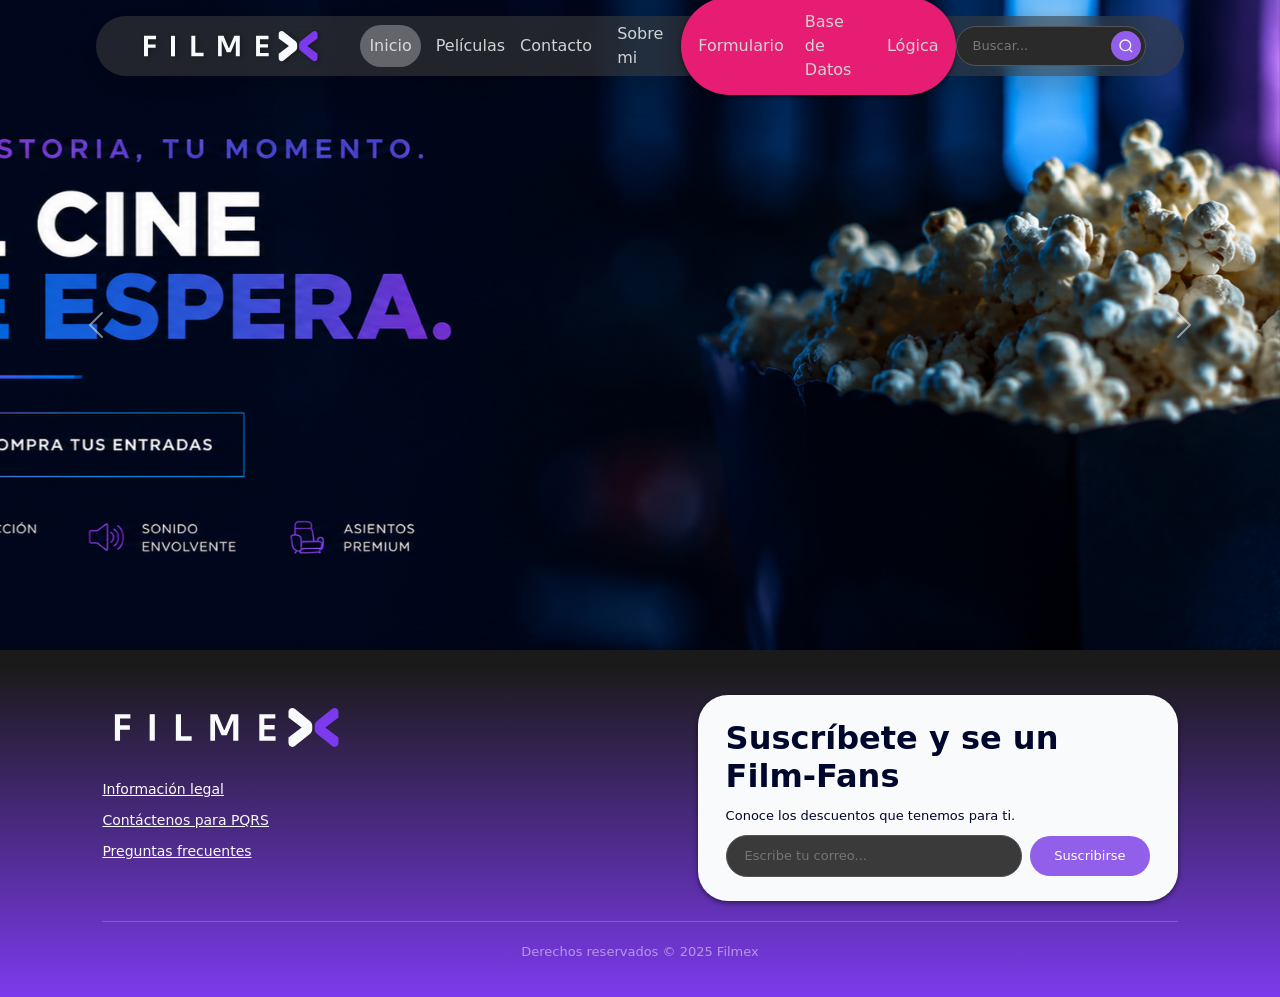
<file: index.html>
<!DOCTYPE html>
<html lang="en">

<head>
    <meta charset="UTF-8">
    <meta name="viewport" content="width=device-width, initial-scale=1.0">
    <title>Filmex</title>
    <link href="https://cdn.jsdelivr.net/npm/bootstrap@5.3.3/dist/css/bootstrap.min.css" rel="stylesheet">
    <link rel="stylesheet" href="style.css">
    <link rel="icon" type="image/svg+xml" href="favicon/icon.svg">
</head>

<body>

    <!-- Carrusel Bootstrap -->
    <div id="carruselFilmex" class="carousel slide carousel-fade" data-bs-ride="carousel">
        <div class="carousel-inner">
            <div class="carousel-item active" data-bs-interval="3000">
                <img src="img/banner_crispetas.png" class="d-block w-100" alt="Banner Crispetas">
            </div>
            <div class="carousel-item" data-bs-interval="3000">
                <img src="img/banner_persona.png" class="d-block w-100" alt="Banner Persona">
            </div>
            <div class="carousel-item" data-bs-interval="3000">
                <img src="img/banner_sala.png" class="d-block w-100" alt="Banner Sala">
            </div>
        </div>

        <button class="carousel-control-prev" type="button" data-bs-target="#carruselFilmex" data-bs-slide="prev">
            <span class="carousel-control-prev-icon" aria-hidden="true"></span>
            <span class="visually-hidden">Anterior</span>
        </button>
        <button class="carousel-control-next" type="button" data-bs-target="#carruselFilmex" data-bs-slide="next">
            <span class="carousel-control-next-icon" aria-hidden="true"></span>
            <span class="visually-hidden">Siguiente</span>
        </button>
    </div>

    <!-- Header -->
    <header class="header">
        <div class="logo">
            <img src="assets/filmex_logo.svg" alt="logo">
        </div>

        <nav class="d-flex align-items-center gap-2">
            <ul class="nav__links">
                <li><a href="#" class="selected">Inicio</a></li>
                <li><a href="#">Películas</a></li>
                <li><a href="#">Contacto</a></li>
                <li><a href="#">Sobre mi</a></li>
            </ul>

            <ul class="nav__cesde">
                <li><a href="#">Formulario</a></li>
                <li><a href="#">Base de Datos</a></li>
                <li><a href="#">Lógica</a></li>
            </ul>
        </nav>

        <div class="search">
            <input type="text" class="search__input" placeholder="Buscar...">
            <button class="search__btn">
                <svg width="16" height="16" viewBox="0 0 24 24" fill="none" stroke="currentColor" stroke-width="2">
                    <circle cx="11" cy="11" r="8" />
                    <path d="m21 21-4.35-4.35" />
                </svg>
            </button>
        </div>
    </header>

    <!-- Footer -->
    <footer class="footer">
        <div class="footer__top">
            <div class="footer__left">
                <div class="footer__logo">
                    <img src="assets/filmex_logo.svg" alt="logo">
                </div>
                <a href="#">Información legal</a>
                <a href="#">Contáctenos para PQRS</a>
                <a href="#">Preguntas frecuentes</a>
            </div>

            <div class="footer__right">
                <h2>Suscríbete y se un Film-Fans</h2>
                <form action="">
                    <label for="lcorreo">Conoce los descuentos que tenemos para ti.</label>
                    <div class="footer__row">
                        <input type="email" name="correo" id="lcorreo" placeholder="Escribe tu correo...">
                        <button type="submit">Suscribirse</button>
                    </div>
                </form>
            </div>
        </div>

        <div class="footer__center">
            <p>Derechos reservados © 2025 Filmex</p>
        </div>
    </footer>

    <script src="https://cdn.jsdelivr.net/npm/bootstrap@5.3.3/dist/js/bootstrap.bundle.min.js"></script>
</body>

</html>
</file>
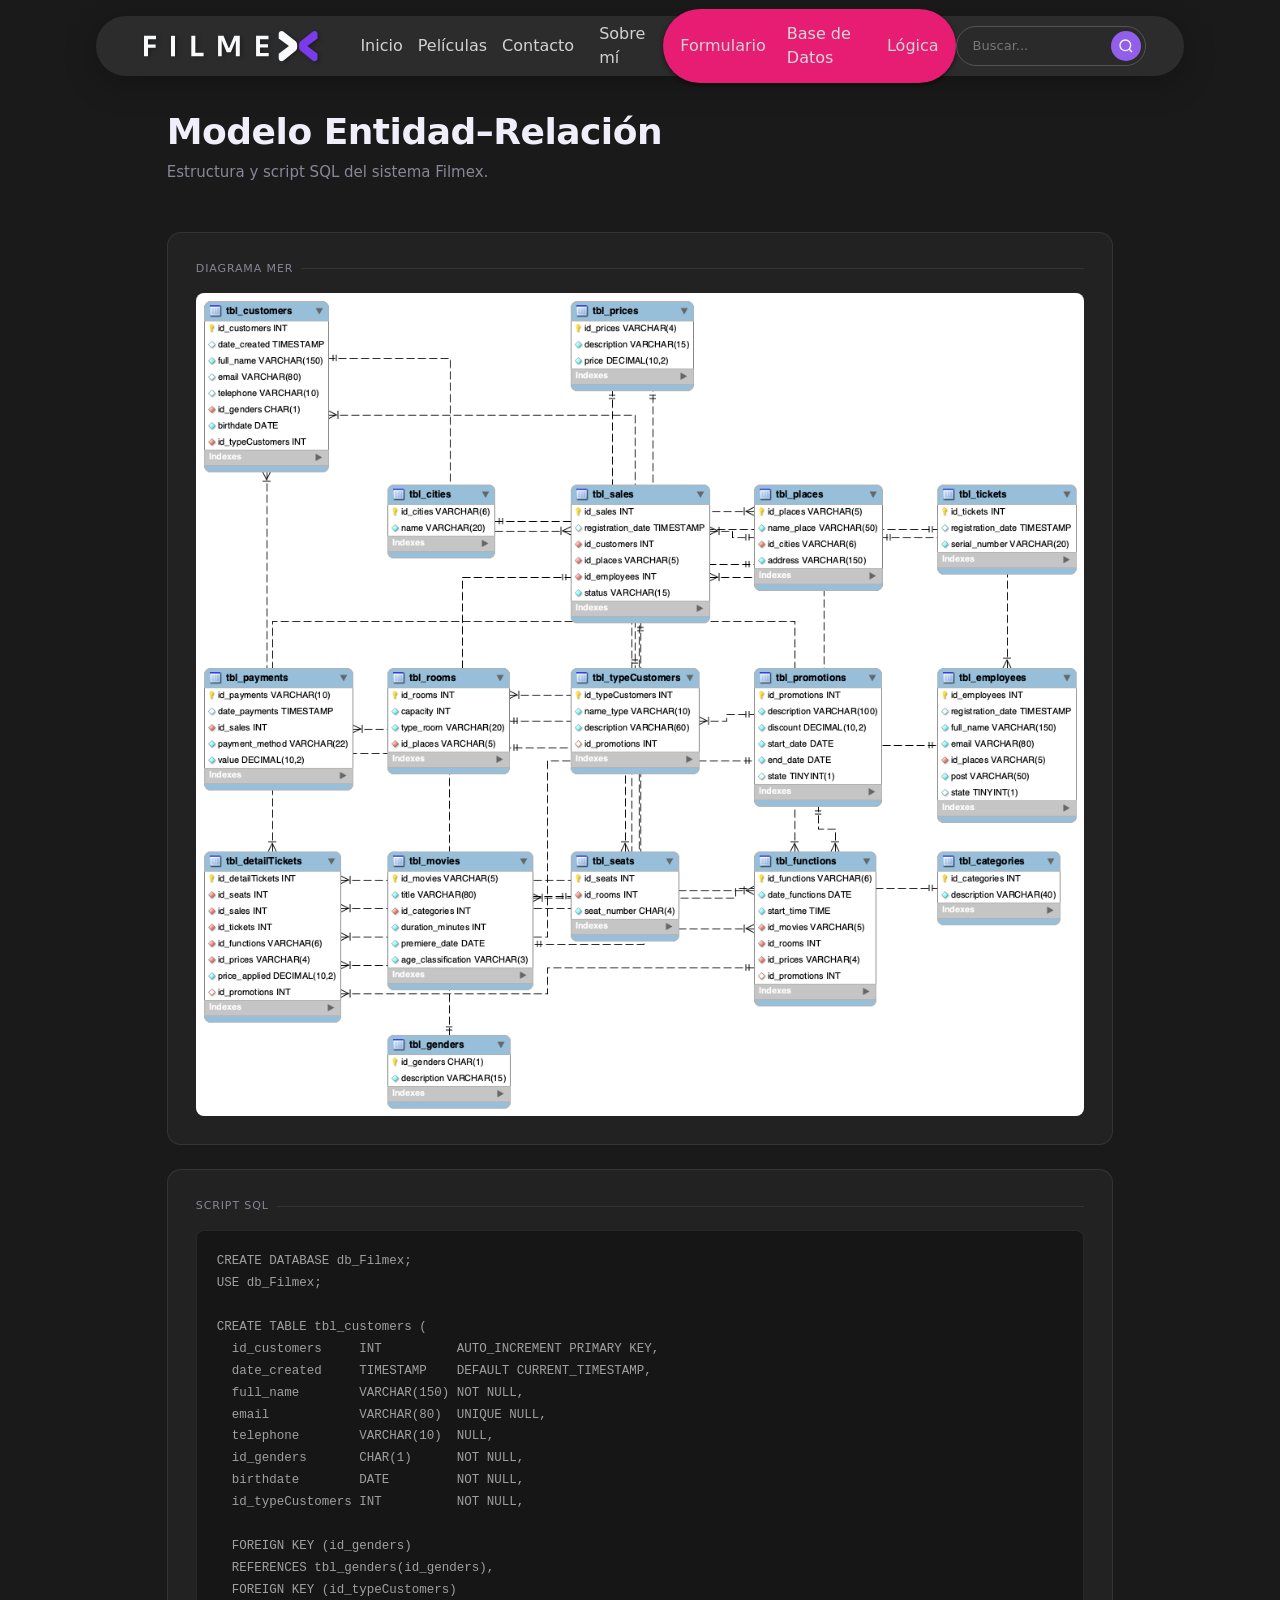
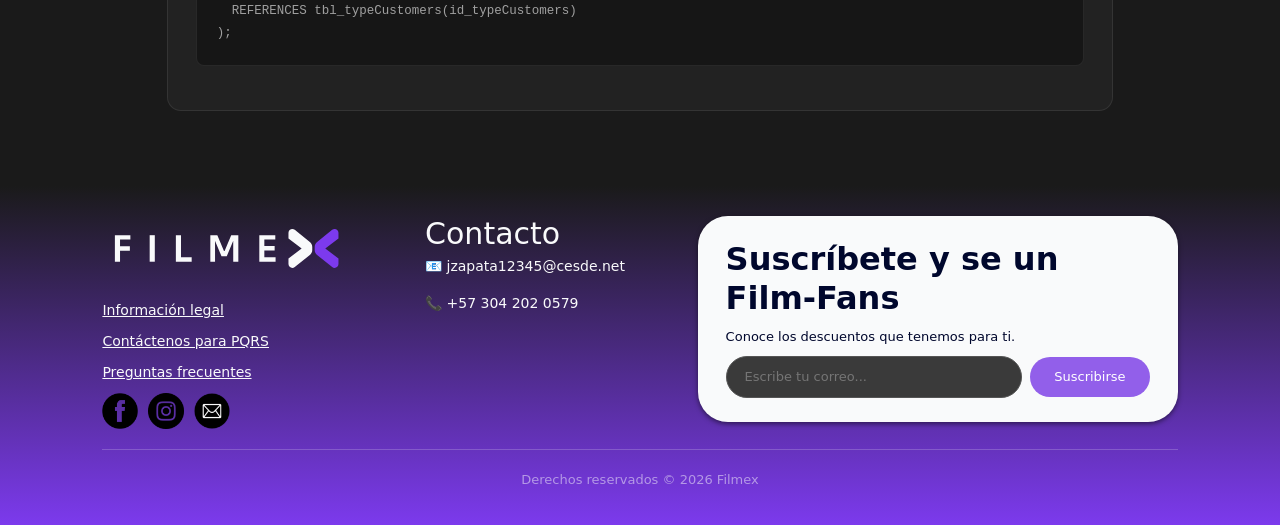
<file: base_datos.html>
<!DOCTYPE html>
<html lang="en">

<head>
    <meta charset="UTF-8">
    <meta name="viewport" content="width=device-width, initial-scale=1.0">
    <title>Filmex</title>
    <link href="https://cdn.jsdelivr.net/npm/bootstrap@5.3.3/dist/css/bootstrap.min.css" rel="stylesheet">
    <link rel="stylesheet" href="base_datos.css">
    <link rel="icon" type="image/svg+xml" href="favicon/icon.svg">
</head>

    <body>

        <!-- Header -->
        <header class="header">
            <a href="inicio.html" class="logo">
                <img src="assets/filmex_logo.svg" alt="logo">
            </a>

            <nav class="d-flex align-items-center gap-2">
                <ul class="nav__links">
                    <li><a href="inicio.html">Inicio</a></li>
                    <li><a href="peliculas.html">Películas</a></li>
                    <li><a href="contacto.html">Contacto</a></li>
                    <li><a href="sobre_mi.html">Sobre mí</a></li>
                </ul>

                <ul class="nav__cesde">
                    <li><a href="formulario.html">Formulario</a></li>
                    <li><a href="base_datos.html" class="selected">Base de Datos</a></li>
                    <li><a href="logica.html">Lógica</a></li>
                </ul>
            </nav>

            <div class="search">
                <input type="text" class="search__input" placeholder="Buscar...">
                <button class="search__btn" aria-label="Buscar">
                    <svg width="16" height="16" viewBox="0 0 24 24" fill="none" stroke="currentColor" stroke-width="2">
                        <circle cx="11" cy="11" r="8" />
                        <path d="m21 21-4.35-4.35" />
                    </svg>
                </button>
            </div>
        </header>

        <!-- MER -->
        <main class="mer">
            <h1 class="page-title">Modelo Entidad–Relación</h1>
            <p class="page-subtitle">Estructura y script SQL del sistema Filmex.</p>

            <div class="content-grid">

                <div class="card card-full">
                    <p class="card-label">Diagrama MER</p>
                    <div class="mer-placeholder">
                        <img src="img/MER.png" alt="Modelo Entidad Relación">
                    </div>
                </div>

                <div class="card card-full">
                    <p class="card-label">Script SQL</p>
                    <pre>CREATE DATABASE db_Filmex;
USE db_Filmex;

CREATE TABLE tbl_customers (
  id_customers     INT          AUTO_INCREMENT PRIMARY KEY,
  date_created     TIMESTAMP    DEFAULT CURRENT_TIMESTAMP,
  full_name        VARCHAR(150) NOT NULL,
  email            VARCHAR(80)  UNIQUE NULL,
  telephone        VARCHAR(10)  NULL,
  id_genders       CHAR(1)      NOT NULL,
  birthdate        DATE         NOT NULL,
  id_typeCustomers INT          NOT NULL,

  FOREIGN KEY (id_genders)
  REFERENCES tbl_genders(id_genders),
  FOREIGN KEY (id_typeCustomers)
  REFERENCES tbl_typeCustomers(id_typeCustomers)
);</pre>
                </div>

            </div>
        </main>

        <!-- Footer -->
        <footer class="footer">
            <div class="footer__top">

                <div class="footer__left">
                    <div class="footer__logo">
                        <img src="assets/filmex_logo.svg" alt="logo">
                    </div>
                    <a href="#">Información legal</a>
                    <a href="#">Contáctenos para PQRS</a>
                    <a href="#">Preguntas frecuentes</a>
                    <div class="footer__redes">
                        <a href="https://www.facebook.com"><img src="img/facebook.png" alt="facebook"></a>
                        <a href="https://www.instagram.com"><img src="img/instagram.png" alt="instagram"></a>
                        <a href="mailto:jzapata12345@cesde.net"><img src="img/email.png" alt="email"></a>
                    </div>
                </div>

                <div class="footer__contacto">
                    <h2>Contacto</h2>
                    <p>📧 jzapata12345@cesde.net</p>
                    <p>📞 +57 304 202 0579</p>
                </div>

                <div class="footer__right">
                    <h2>Suscríbete y se un Film-Fans</h2>
                    <form action="">
                        <label for="lcorreo">Conoce los descuentos que tenemos para ti.</label>
                        <div class="footer__row">
                            <input type="email" name="correo" id="lcorreo" placeholder="Escribe tu correo...">
                            <button type="submit">Suscribirse</button>
                        </div>
                    </form>
                </div>
            </div>

            <div class="footer__center">
                <p>Derechos reservados © 2026 Filmex</p>
            </div>
        </footer>

        <script src="https://cdn.jsdelivr.net/npm/bootstrap@5.3.3/dist/js/bootstrap.bundle.min.js"></script>
    </body>

    </html>
</file>
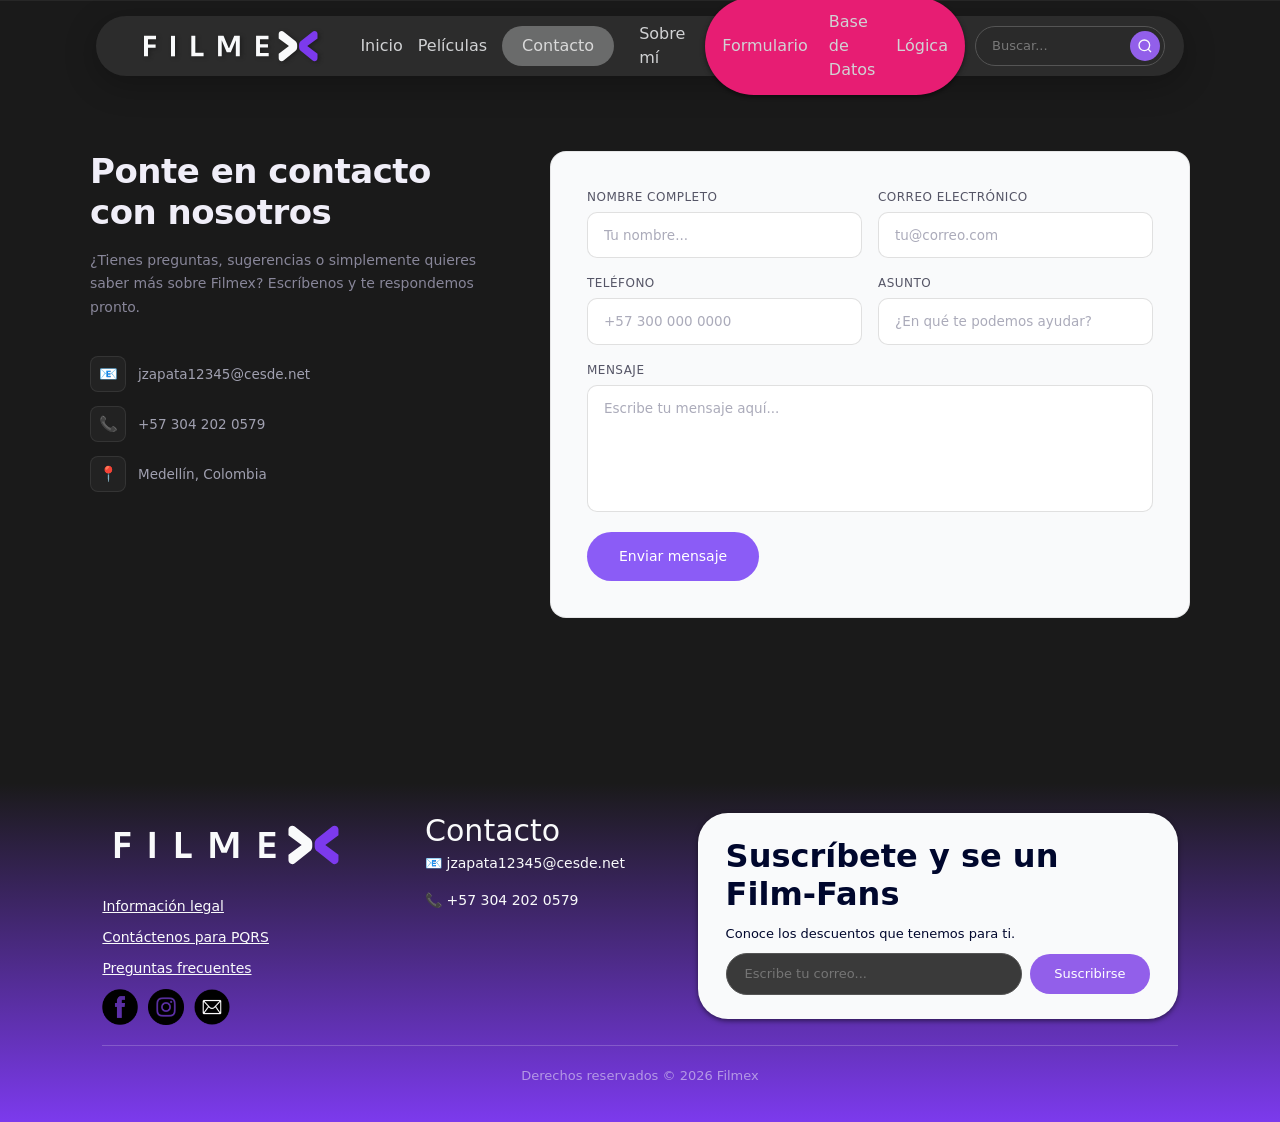
<file: contacto.html>
<!DOCTYPE html>
<html lang="en">

<head>
    <meta charset="UTF-8">
    <meta name="viewport" content="width=device-width, initial-scale=1.0">
    <title>Filmex</title>
    <link href="https://cdn.jsdelivr.net/npm/bootstrap@5.3.3/dist/css/bootstrap.min.css" rel="stylesheet">
    <link rel="stylesheet" href="contacto.css">
    <link rel="icon" type="image/svg+xml" href="favicon/icon.svg">
</head>

<body>

    <!-- Header -->
    <header class="header">
        <div class="logo">
            <img src="assets/filmex_logo.svg" alt="logo">
        </div>

        <button class="menu-toggle" id="menuToggle">
            <span></span>
            <span></span>
            <span></span>
        </button>

        <nav class="nav-mobile" id="navMobile">
            <ul class="nav__links">
                <li><a href="inicio.html">Inicio</a></li>
                <li><a href="peliculas.html">Películas</a></li>
                <li><a href="contacto.html" class="selected">Contacto</a></li>
                <li><a href="sobre_mi.html">Sobre mí</a></li>
            </ul>

            <ul class="nav__cesde">
                <li><a href="formulario.html">Formulario</a></li>
                <li><a href="base_datos.html">Base de Datos</a></li>
                <li><a href="logica.html">Lógica</a></li>
            </ul>

            <div class="search">
                <input type="text" class="search__input" placeholder="Buscar...">
                <button class="search__btn">
                    <svg width="16" height="16" viewBox="0 0 24 24" fill="none" stroke="currentColor" stroke-width="2">
                        <circle cx="11" cy="11" r="8" />
                        <path d="m21 21-4.35-4.35" />
                    </svg>
                </button>
            </div>
        </nav>
    </header>

    <section class="contacto">
        <div class="contacto__inner">

            <div class="contacto__info">
                <h2 class="contacto__titulo">Ponte en contacto<br>con nosotros</h2>
                <p class="contacto__desc">¿Tienes preguntas, sugerencias o simplemente quieres saber más sobre Filmex?
                    Escríbenos y te respondemos pronto.</p>

                <div class="contacto__datos">
                    <div class="contacto__dato">
                        <div class="contacto__icono">📧</div>
                        <span>jzapata12345@cesde.net</span>
                    </div>
                    <div class="contacto__dato">
                        <div class="contacto__icono">📞</div>
                        <span>+57 304 202 0579</span>
                    </div>
                    <div class="contacto__dato">
                        <div class="contacto__icono">📍</div>
                        <span>Medellín, Colombia</span>
                    </div>
                </div>
            </div>

            <div class="contacto__form-wrap">
                <div class="contacto__fila">
                    <div class="contacto__grupo">
                        <label for="c_nombre">Nombre completo</label>
                        <input type="text" id="c_nombre" placeholder="Tu nombre...">
                    </div>
                    <div class="contacto__grupo">
                        <label for="c_correo">Correo electrónico</label>
                        <input type="email" id="c_correo" placeholder="tu@correo.com">
                    </div>
                </div>
                <div class="contacto__fila">
                    <div class="contacto__grupo">
                        <label for="c_telefono">Teléfono</label>
                        <input type="tel" id="c_telefono" placeholder="+57 300 000 0000">
                    </div>
                    <div class="contacto__grupo">
                        <label for="c_asunto">Asunto</label>
                        <input type="text" id="c_asunto" placeholder="¿En qué te podemos ayudar?">
                    </div>
                </div>
                <div class="contacto__grupo">
                    <label for="c_mensaje">Mensaje</label>
                    <textarea id="c_mensaje" rows="5" placeholder="Escribe tu mensaje aquí..."></textarea>
                </div>
                <button class="contacto__btn">Enviar mensaje</button>
            </div>

        </div>
    </section>

    <!-- Footer -->
    <footer class="footer">
        <div class="footer__top">

            <div class="footer__left">
                <div class="footer__logo">
                    <img src="assets/filmex_logo.svg" alt="logo">
                </div>
                <a href="#">Información legal</a>
                <a href="#">Contáctenos para PQRS</a>
                <a href="#">Preguntas frecuentes</a>
                <div class="footer__redes">
                    <a href="https://www.facebook.com"><img src="img/facebook.png" alt="facebook"></a>
                    <a href="https://www.instagram.com"><img src="img/instagram.png" alt="instagram"></a>
                    <a href="mailto:jzapata12345@cesde.net"><img src="img/email.png" alt="email"></a>
                </div>
            </div>

            <div class="footer__contacto">
                <h2>Contacto</h2>
                <p>📧 jzapata12345@cesde.net</p>
                <p>📞 +57 304 202 0579</p>
            </div>

            <div class="footer__right">
                <h2>Suscríbete y se un Film-Fans</h2>
                <form action="">
                    <label for="lcorreo">Conoce los descuentos que tenemos para ti.</label>
                    <div class="footer__row">
                        <input type="email" name="correo" id="lcorreo" placeholder="Escribe tu correo...">
                        <button type="submit">Suscribirse</button>
                    </div>
                </form>
            </div>
        </div>

        <div class="footer__center">
            <p>Derechos reservados © 2026 Filmex</p>
        </div>
    </footer>

    <script src="https://cdn.jsdelivr.net/npm/bootstrap@5.3.3/dist/js/bootstrap.bundle.min.js"></script>
        <script>
    const toggle = document.getElementById('menuToggle');
    const nav = document.getElementById('navMobile');

    toggle.addEventListener('click', () => {
        toggle.classList.toggle('active');
        nav.classList.toggle('open');
    });
</script>

</body>

</html>
</file>
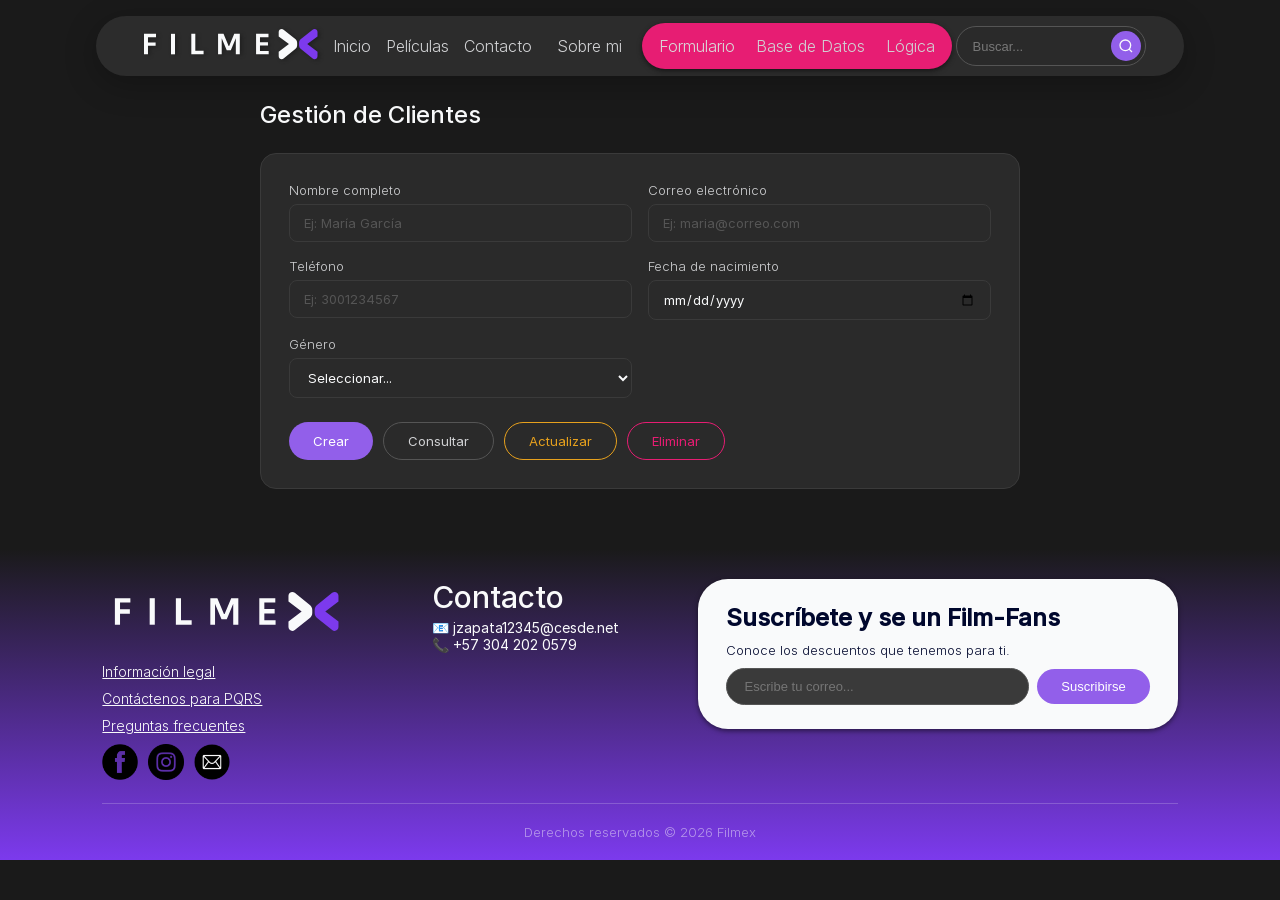
<file: formulario.html>
<!DOCTYPE html>
<html lang="en">

<head>
    <meta charset="UTF-8">
    <meta name="viewport" content="width=device-width, initial-scale=1.0">
    <title>Filmex</title>
    <link rel="stylesheet" href="formulario.css">
    <link rel="icon" type="image/svg+xml" href="favicon/icon.svg">
</head>

<body>

    <!-- Header -->
    <header class="header">
        <div class="logo">
            <img src="assets/filmex_logo.svg" alt="logo">
        </div>

        <nav class="d-flex align-items-center gap-2">
            <ul class="nav__links">
                <li><a href="inicio.html">Inicio</a></li>
                <li><a href="peliculas.html">Películas</a></li>
                <li><a href="contacto.html">Contacto</a></li>
                <li><a href="sobre_mi.html">Sobre mi</a></li>
            </ul>

            <ul class="nav__cesde">
                <li><a href="formulario.html" class="selected">Formulario</a></li>
                <li><a href="base_datos.html">Base de Datos</a></li>
                <li><a href="logica.html">Lógica</a></li>
            </ul>
        </nav>

        <div class="search">
            <input type="text" class="search__input" placeholder="Buscar...">
            <button class="search__btn">
                <svg width="16" height="16" viewBox="0 0 24 24" fill="none" stroke="currentColor" stroke-width="2">
                    <circle cx="11" cy="11" r="8" />
                    <path d="m21 21-4.35-4.35" />
                </svg>
            </button>
        </div>
    </header>

    <!--Crud-->
    <section class="crud">
        <h2 class="crud__titulo">Gestión de Clientes</h2>

        <form class="crud__form">

            <div class="crud__grid">

                <div class="crud__campo">
                    <label for="nombre">Nombre completo</label>
                    <input type="text" id="nombre" name="nombre" placeholder="Ej: María García">
                </div>

                <div class="crud__campo">
                    <label for="email">Correo electrónico</label>
                    <input type="email" id="email" name="email" placeholder="Ej: maria@correo.com">
                </div>

                <div class="crud__campo">
                    <label for="telefono">Teléfono</label>
                    <input type="tel" id="telefono" name="telefono" placeholder="Ej: 3001234567">
                </div>

                <div class="crud__campo">
                    <label for="nacimiento">Fecha de nacimiento</label>
                    <input type="date" id="nacimiento" name="nacimiento">
                </div>

                <div class="crud__campo">
                    <label for="genero">Género</label>
                    <select id="genero" name="genero">
                        <option value="" disabled selected>Seleccionar...</option>
                        <option value="M">Masculino</option>
                        <option value="F">Femenino</option>
                        <option value="O">Otro</option>
                    </select>
                </div>

            </div>

            <div class="crud__botones">
                <button type="submit">Crear</button>
                <button type="button">Consultar</button>
                <button type="button">Actualizar</button>
                <button type="button">Eliminar</button>
            </div>

        </form>
    </section>

    <!-- Footer -->
    <footer class="footer">
        <div class="footer__top">

            <div class="footer__left">
                <div class="footer__logo">
                    <img src="assets/filmex_logo.svg" alt="logo">
                </div>
                <a href="#">Información legal</a>
                <a href="#">Contáctenos para PQRS</a>
                <a href="#">Preguntas frecuentes</a>
                <div class="footer__redes">
                    <a href="https://www.facebook.com"><img src="img/facebook.png" alt="facebook"></a>
                    <a href="https://www.instagram.com"><img src="img/instagram.png" alt="instagram"></a>
                    <a href="mailto:jzapata12345@cesde.net"><img src="img/email.png" alt="email"></a>
                </div>
            </div>

            <div class="footer__contacto">
                <h2>Contacto</h2>
                <p>📧 jzapata12345@cesde.net</p>
                <p>📞 +57 304 202 0579</p>
            </div>

            <div class="footer__right">
                <h2>Suscríbete y se un Film-Fans</h2>
                <form action="">
                    <label for="lcorreo">Conoce los descuentos que tenemos para ti.</label>
                    <div class="footer__row">
                        <input type="email" name="correo" id="lcorreo" placeholder="Escribe tu correo...">
                        <button type="submit">Suscribirse</button>
                    </div>
                </form>
            </div>
        </div>

        <div class="footer__center">
            <p>Derechos reservados © 2026 Filmex</p>
        </div>
    </footer>

    <script src="https://cdn.jsdelivr.net/npm/bootstrap@5.3.3/dist/js/bootstrap.bundle.min.js"></script>
</body>

</html>
</file>
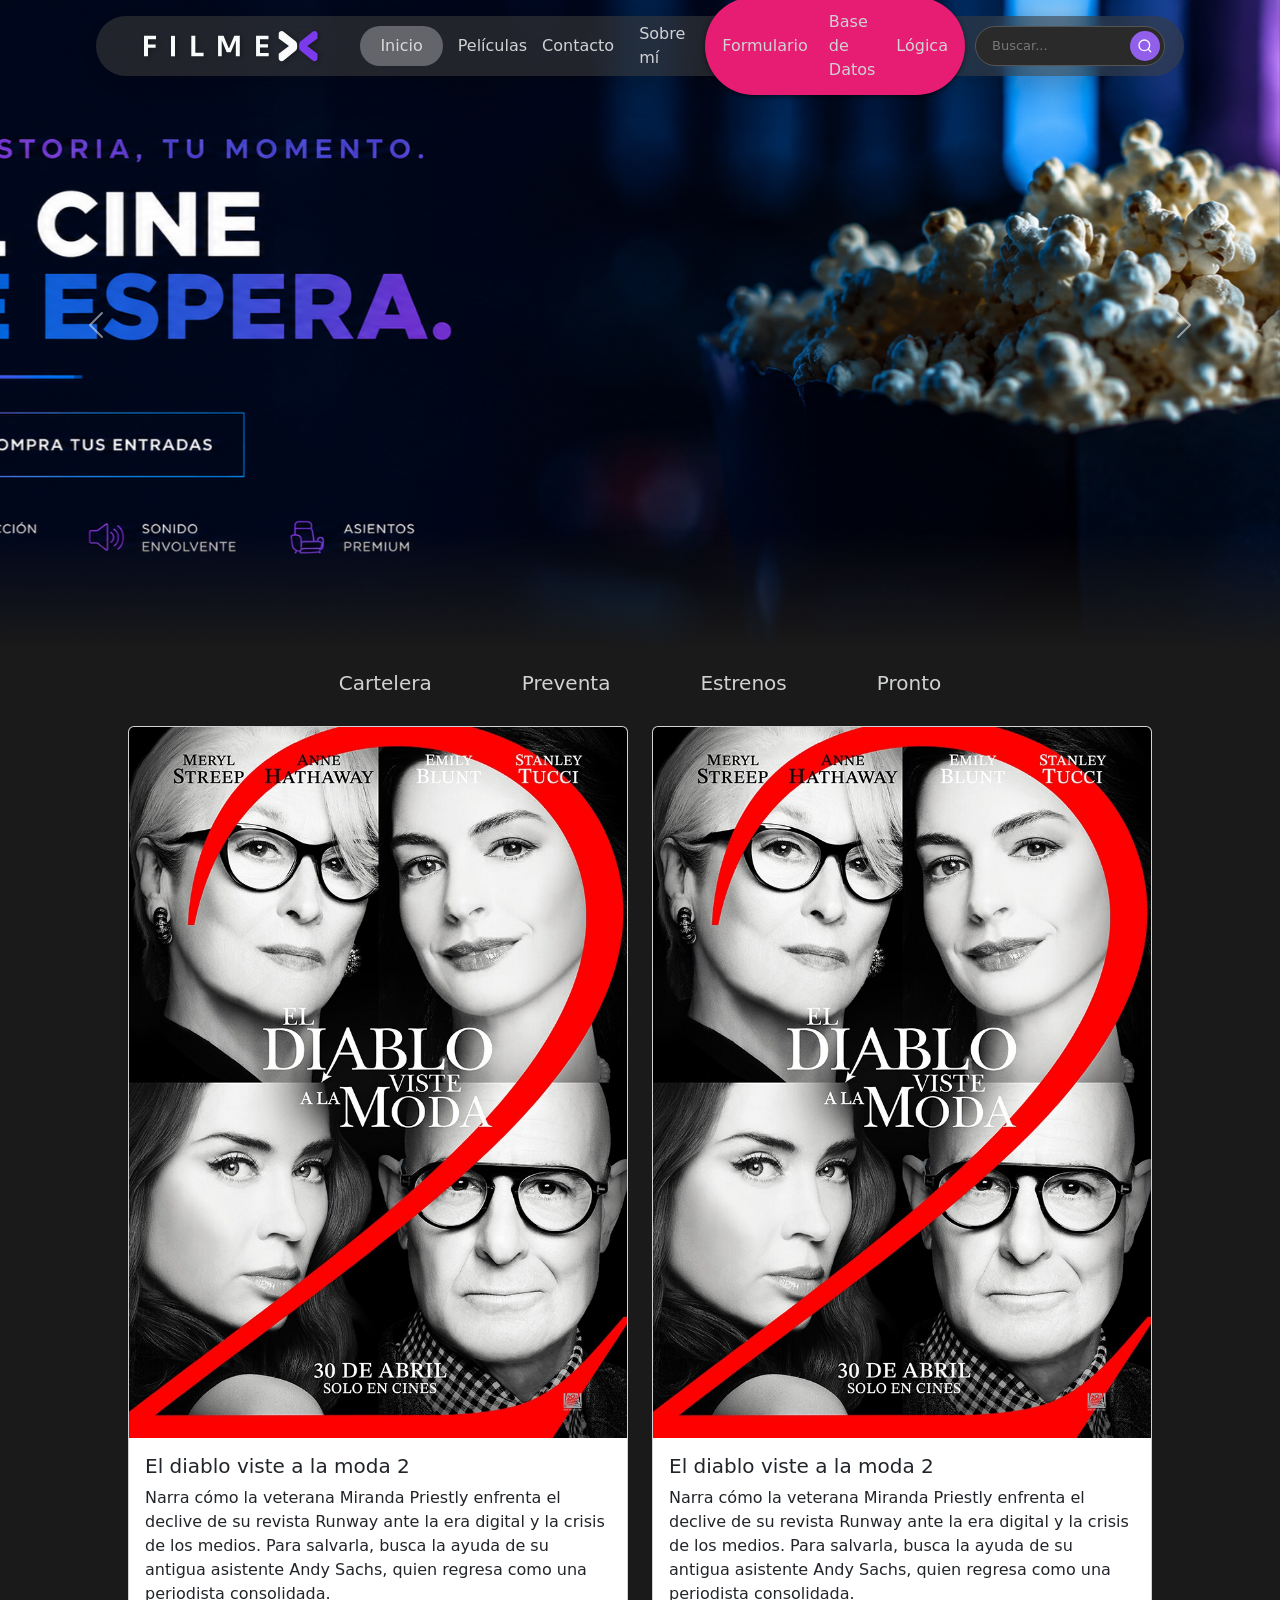
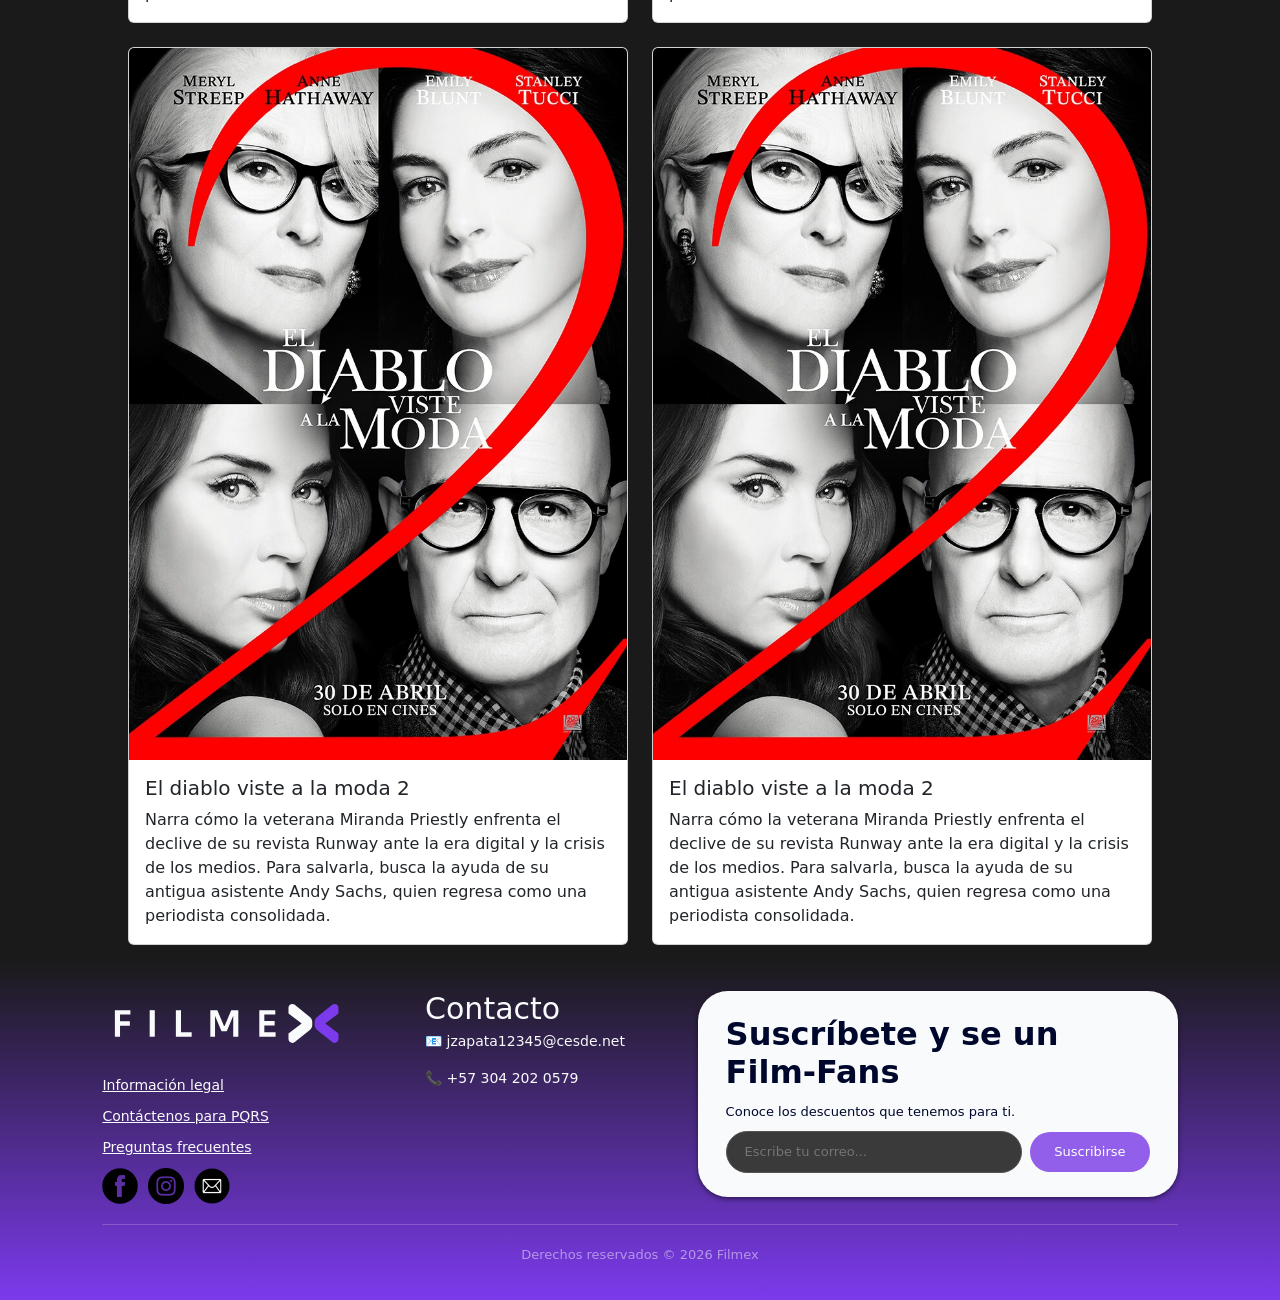
<file: inicio.html>
<!DOCTYPE html>
<html lang="en">

<head>
    <meta charset="UTF-8">
    <meta name="viewport" content="width=device-width, initial-scale=1.0">
    <title>Filmex</title>
    <link href="https://cdn.jsdelivr.net/npm/bootstrap@5.3.3/dist/css/bootstrap.min.css" rel="stylesheet">
    <link rel="stylesheet" href="inicio.css">
    <link rel="icon" type="image/svg+xml" href="favicon/icon.svg">
</head>

<body>

    <!-- Carrusel Bootstrap -->
    <div id="carruselFilmex" class="carousel slide carousel-fade" data-bs-ride="carousel">
        <div class="carousel-inner">
            <div class="carousel-item active" data-bs-interval="3000">
                <img src="img/banner_crispetas.png" class="d-block w-100" alt="Banner Crispetas">
            </div>
            <div class="carousel-item" data-bs-interval="3000">
                <img src="img/banner_persona.png" class="d-block w-100" alt="Banner Persona">
            </div>
            <div class="carousel-item" data-bs-interval="3000">
                <img src="img/banner_sala.png" class="d-block w-100" alt="Banner Sala">
            </div>
        </div>

        <button class="carousel-control-prev" type="button" data-bs-target="#carruselFilmex" data-bs-slide="prev">
            <span class="carousel-control-prev-icon" aria-hidden="true"></span>
            <span class="visually-hidden">Anterior</span>
        </button>
        <button class="carousel-control-next" type="button" data-bs-target="#carruselFilmex" data-bs-slide="next">
            <span class="carousel-control-next-icon" aria-hidden="true"></span>
            <span class="visually-hidden">Siguiente</span>
        </button>
    </div>

    <!-- Header -->
    <header class="header">
        <div class="logo">
            <img src="assets/filmex_logo.svg" alt="logo">
        </div>

        <button class="menu-toggle" id="menuToggle">
            <span></span>
            <span></span>
            <span></span>
        </button>

        <nav class="nav-mobile" id="navMobile">
            <ul class="nav__links">
                <li><a href="inicio.html" class="selected">Inicio</a></li>
                <li><a href="peliculas.html">Películas</a></li>
                <li><a href="contacto.html">Contacto</a></li>
                <li><a href="sobre_mi.html">Sobre mí</a></li>
            </ul>

            <ul class="nav__cesde">
                <li><a href="formulario.html">Formulario</a></li>
                <li><a href="base_datos.html">Base de Datos</a></li>
                <li><a href="logica.html">Lógica</a></li>
            </ul>

            <div class="search">
                <input type="text" class="search__input" placeholder="Buscar...">
                <button class="search__btn">
                    <svg width="16" height="16" viewBox="0 0 24 24" fill="none" stroke="currentColor" stroke-width="2">
                        <circle cx="11" cy="11" r="8" />
                        <path d="m21 21-4.35-4.35" />
                    </svg>
                </button>
            </div>
        </nav>
    </header>

    <!-- Categorias -->
    <div class="categoria">
        <a href="#">Cartelera</a>
        <a href="#">Preventa</a>
        <a href="#">Estrenos</a>
        <a href="#">Pronto</a>
    </div>

    <!-- Peliculas -->
    <div class="peliculas">
        <div class="row row-cols-1 row-cols-md-2 g-4">
            <div class="col">
                <div class="card">
                    <img src="img/el diablo.jpeg" class="card-img-top" alt="El diablo viste a la moda">
                    <div class="card-body">
                        <h5 class="card-title">El diablo viste a la moda 2</h5>
                        <p class="card-text">Narra cómo la veterana Miranda Priestly enfrenta el declive de su revista
                            Runway ante la era digital y la crisis de los medios. Para salvarla, busca la ayuda de su
                            antigua asistente Andy Sachs, quien regresa como una periodista consolidada.</p>
                    </div>
                </div>
            </div>
            <div class="col">
                <div class="card">
                    <img src="img/el diablo.jpeg" class="card-img-top" alt="El diablo viste a la moda">
                    <div class="card-body">
                        <h5 class="card-title">El diablo viste a la moda 2</h5>
                        <p class="card-text">Narra cómo la veterana Miranda Priestly enfrenta el declive de su revista
                            Runway ante la era digital y la crisis de los medios. Para salvarla, busca la ayuda de su
                            antigua asistente Andy Sachs, quien regresa como una periodista consolidada.</p>
                    </div>
                </div>
            </div>
            <div class="col">
                <div class="card">
                    <img src="img/el diablo.jpeg" class="card-img-top" alt="El diablo viste a la moda">
                    <div class="card-body">
                        <h5 class="card-title">El diablo viste a la moda 2</h5>
                        <p class="card-text">Narra cómo la veterana Miranda Priestly enfrenta el declive de su revista
                            Runway ante la era digital y la crisis de los medios. Para salvarla, busca la ayuda de su
                            antigua asistente Andy Sachs, quien regresa como una periodista consolidada.</p>
                    </div>
                </div>
            </div>
            <div class="col">
                <div class="card">
                    <img src="img/el diablo.jpeg" class="card-img-top" alt="El diablo viste a la moda">
                    <div class="card-body">
                        <h5 class="card-title">El diablo viste a la moda 2</h5>
                        <p class="card-text">Narra cómo la veterana Miranda Priestly enfrenta el declive de su revista
                            Runway ante la era digital y la crisis de los medios. Para salvarla, busca la ayuda de su
                            antigua asistente Andy Sachs, quien regresa como una periodista consolidada.</p>
                    </div>
                </div>
            </div>
        </div>
    </div>

    <!-- Footer -->
    <footer class="footer">
        <div class="footer__top">

            <div class="footer__left">
                <div class="footer__logo">
                    <img src="assets/filmex_logo.svg" alt="logo">
                </div>
                <a href="#">Información legal</a>
                <a href="#">Contáctenos para PQRS</a>
                <a href="#">Preguntas frecuentes</a>
                <div class="footer__redes">
                    <a href="https://www.facebook.com"><img src="img/facebook.png" alt="facebook"></a>
                    <a href="https://www.instagram.com"><img src="img/instagram.png" alt="instagram"></a>
                    <a href="mailto:jzapata12345@cesde.net"><img src="img/email.png" alt="email"></a>
                </div>
            </div>

            <div class="footer__contacto">
                <h2>Contacto</h2>
                <p>📧 jzapata12345@cesde.net</p>
                <p>📞 +57 304 202 0579</p>
            </div>

            <div class="footer__right">
                <h2>Suscríbete y se un Film-Fans</h2>
                <form action="">
                    <label for="lcorreo">Conoce los descuentos que tenemos para ti.</label>
                    <div class="footer__row">
                        <input type="email" name="correo" id="lcorreo" placeholder="Escribe tu correo...">
                        <button type="submit">Suscribirse</button>
                    </div>
                </form>
            </div>
        </div>

        <div class="footer__center">
            <p>Derechos reservados © 2026 Filmex</p>
        </div>
    </footer>

    <script src="https://cdn.jsdelivr.net/npm/bootstrap@5.3.3/dist/js/bootstrap.bundle.min.js"></script>
    <script>
        const toggle = document.getElementById('menuToggle');
        const nav = document.getElementById('navMobile');

        toggle.addEventListener('click', () => {
            toggle.classList.toggle('active');
            nav.classList.toggle('open');
        });
    </script>
</body>

</html>
</file>
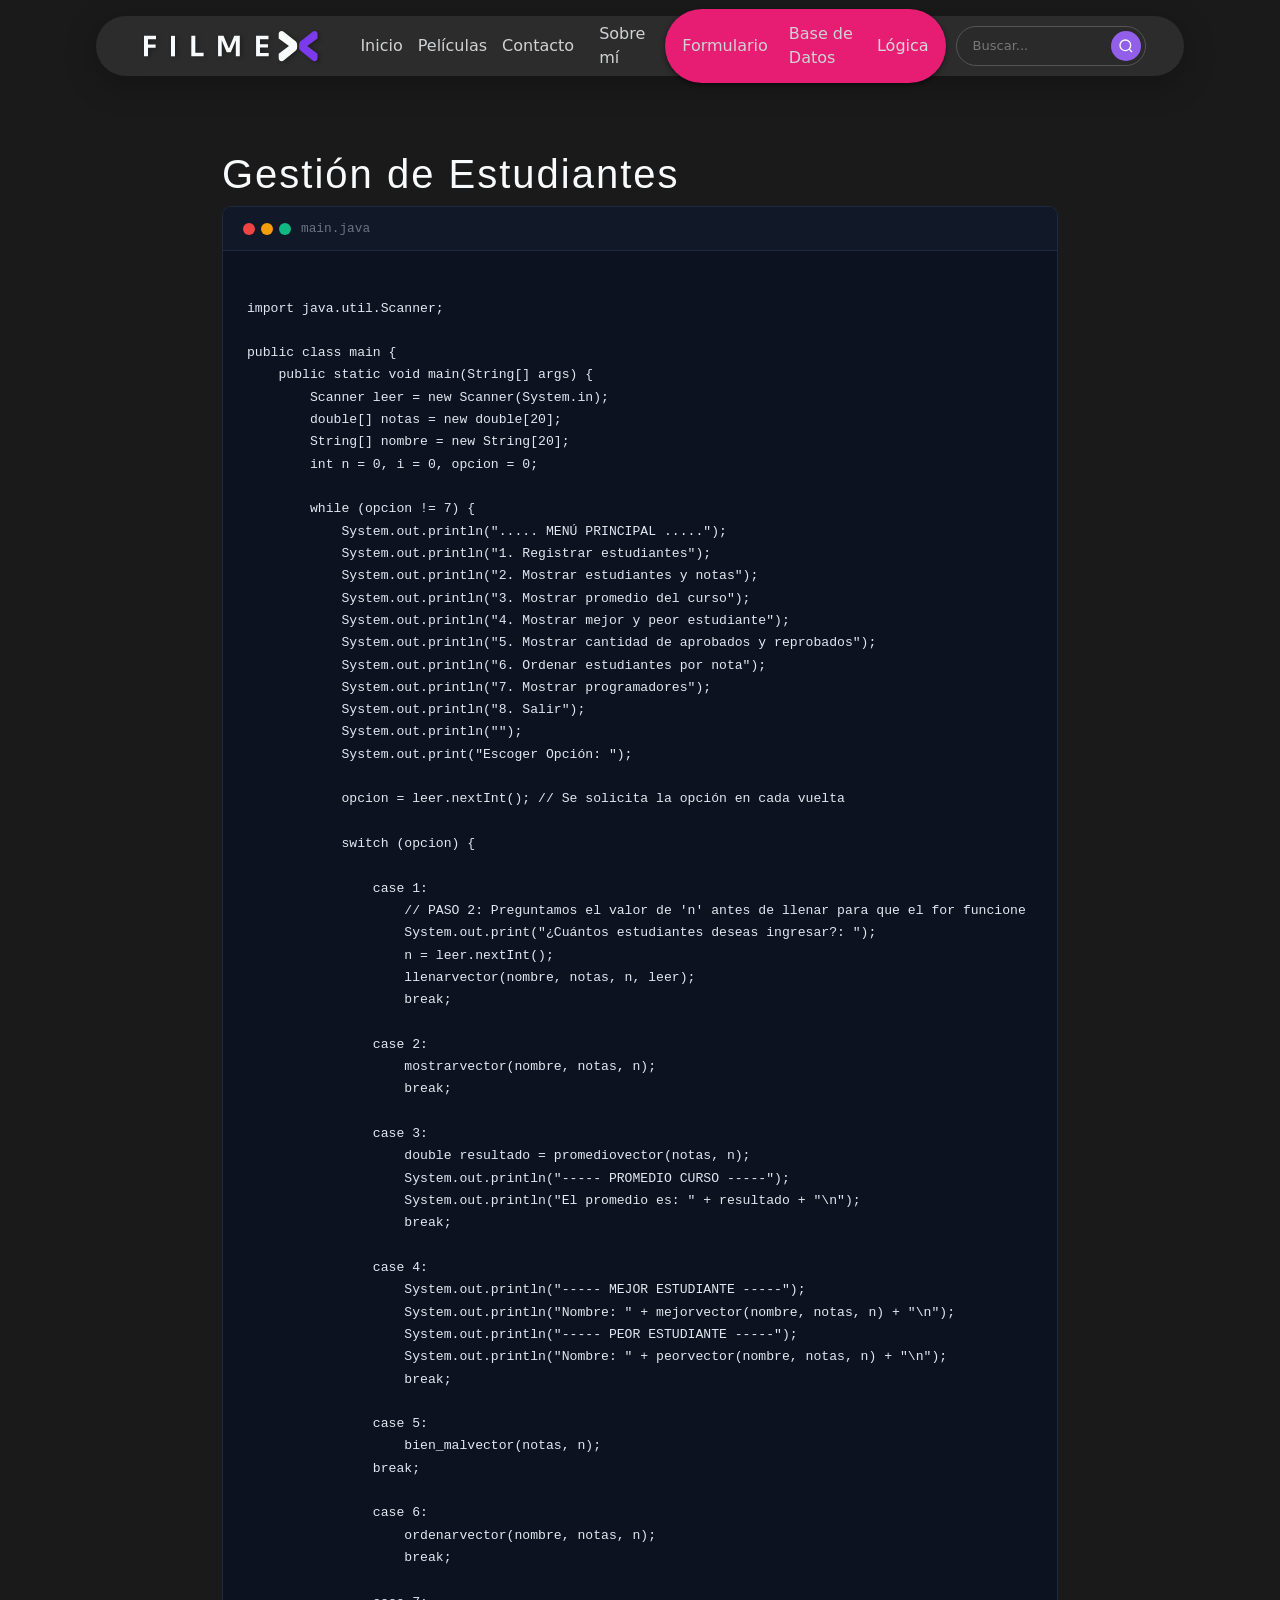
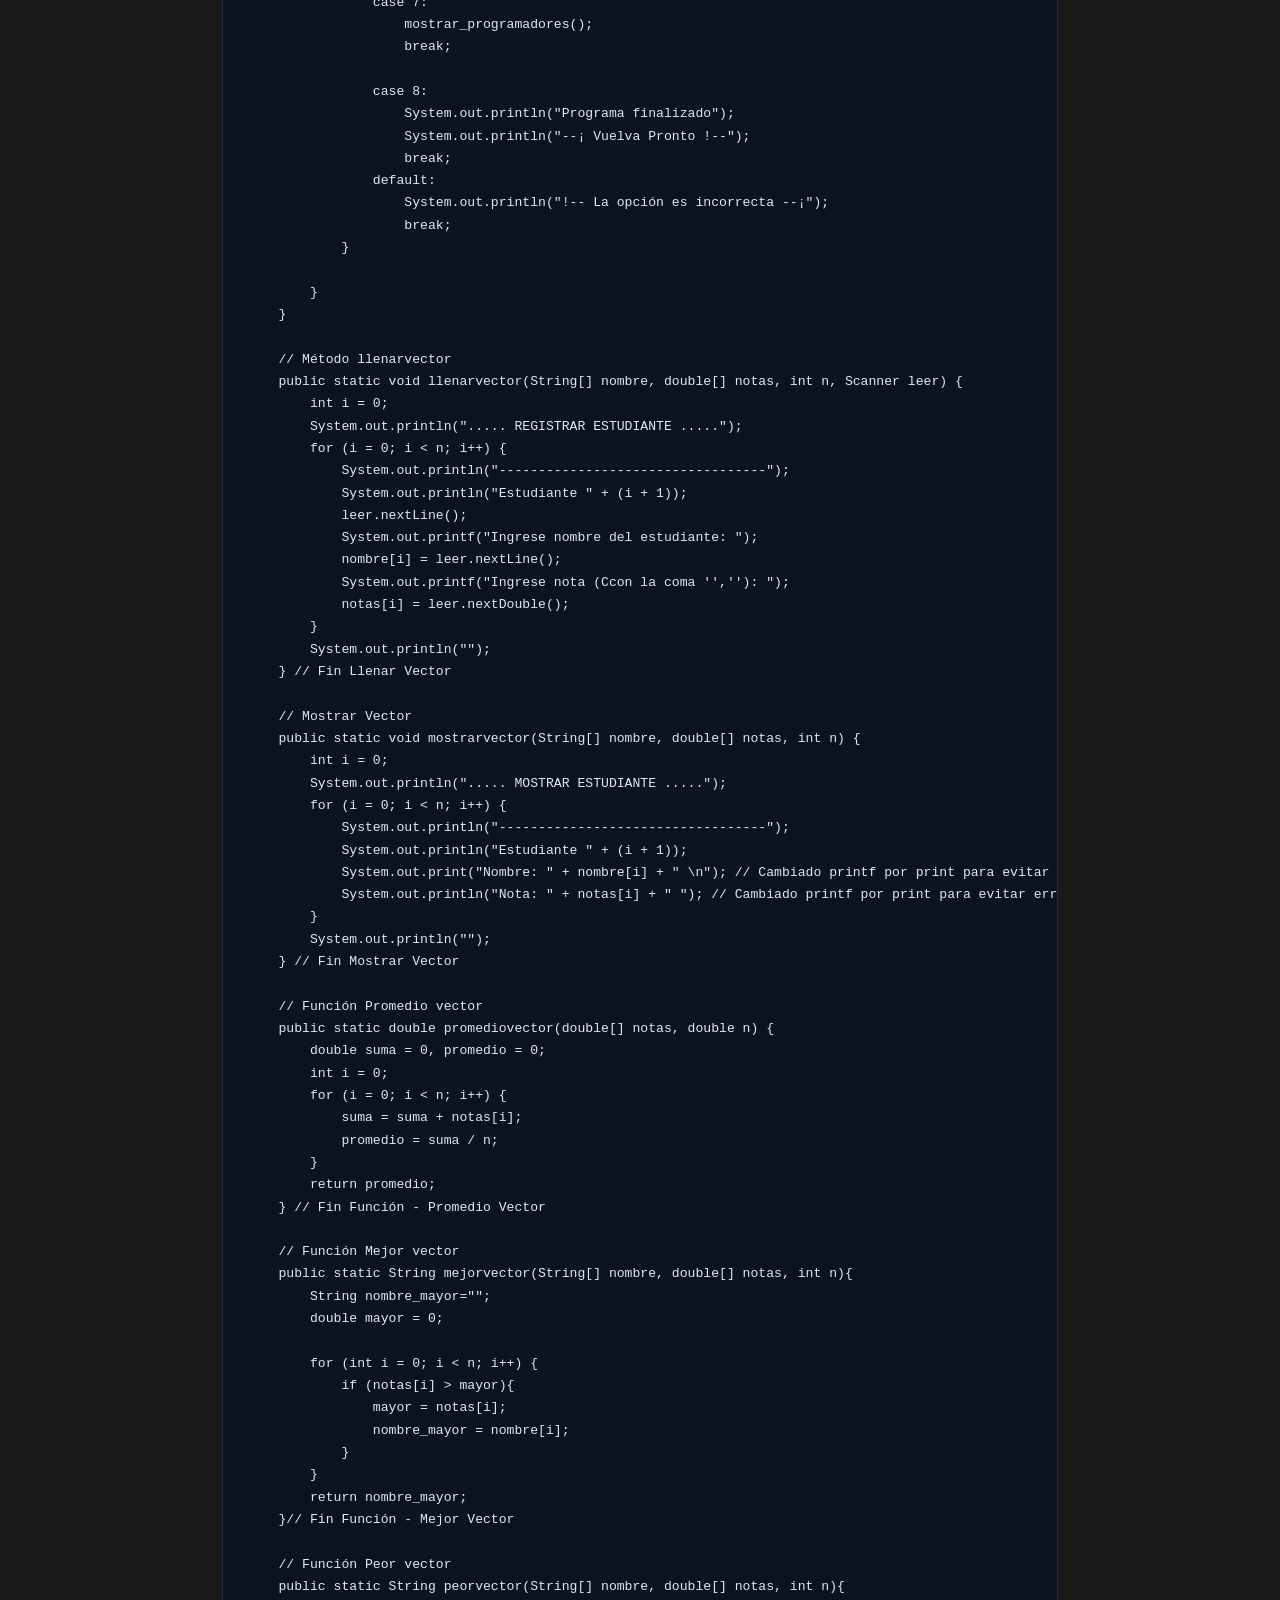
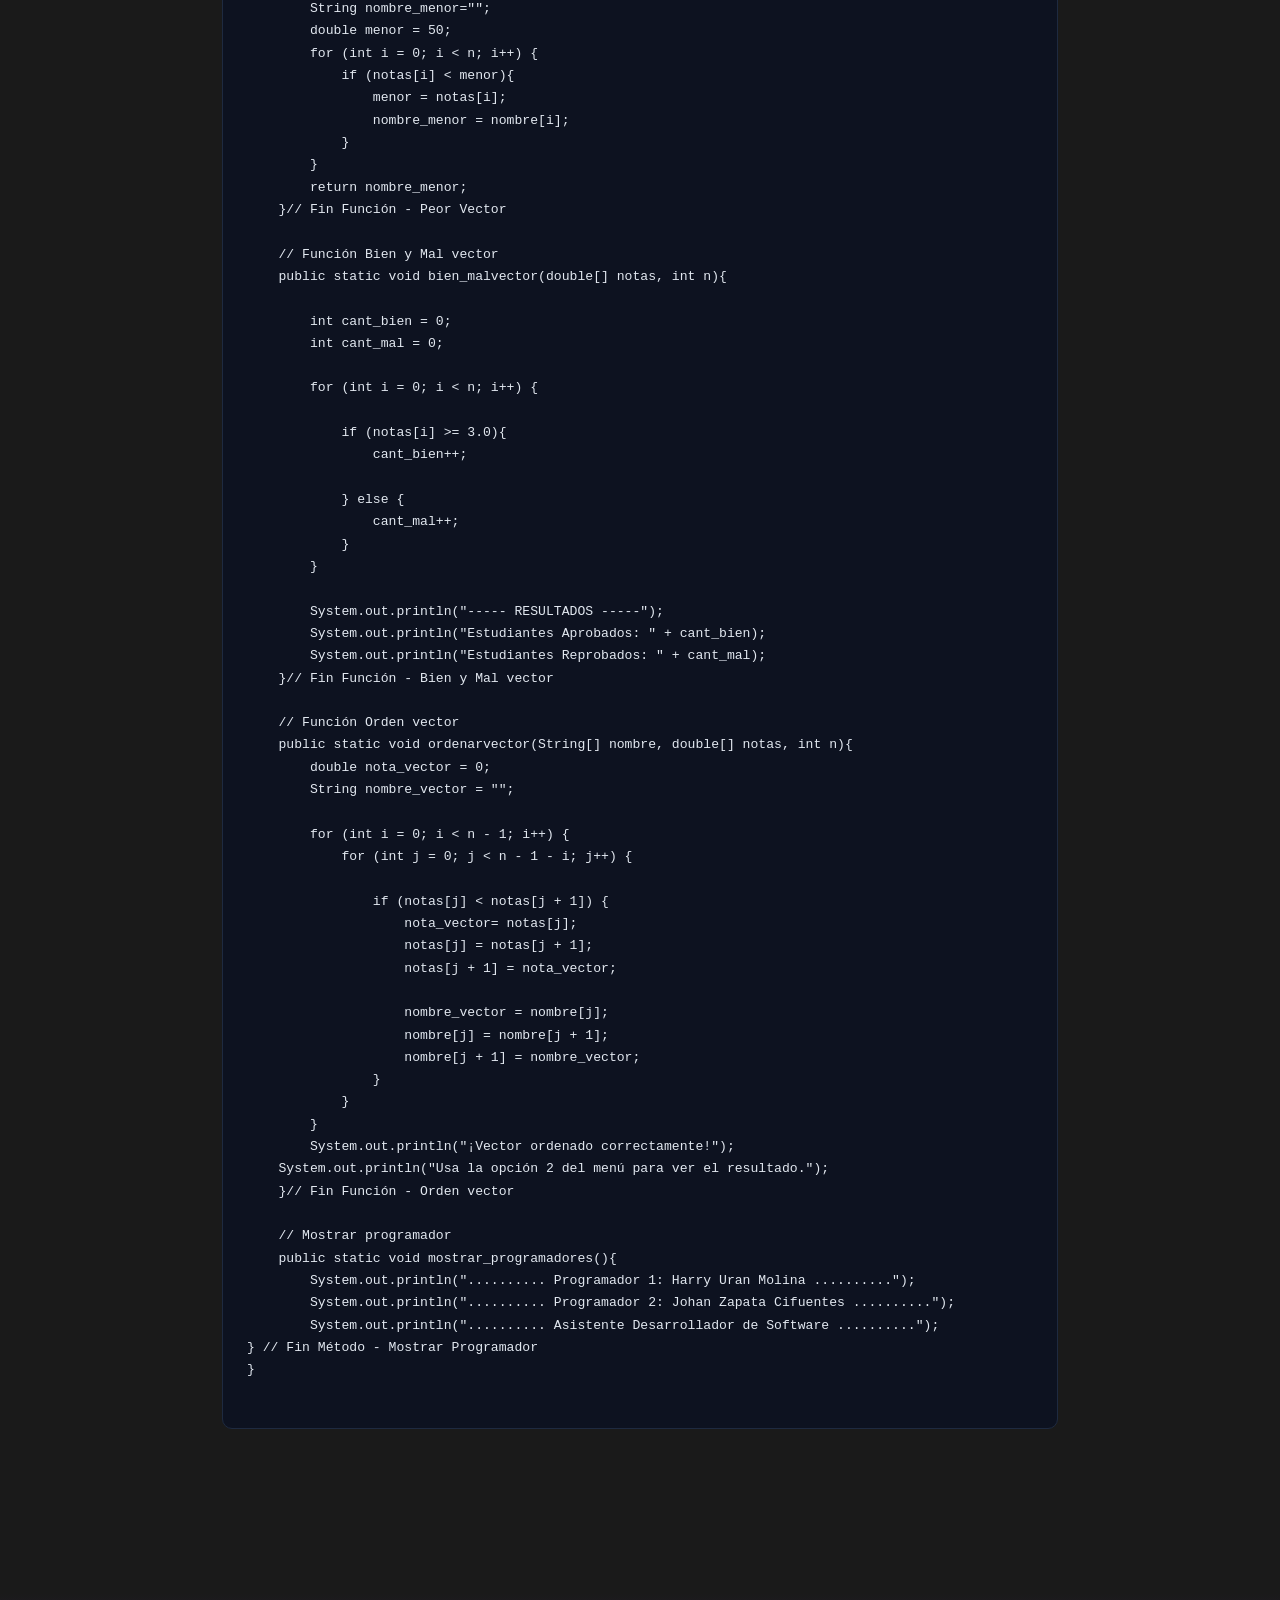
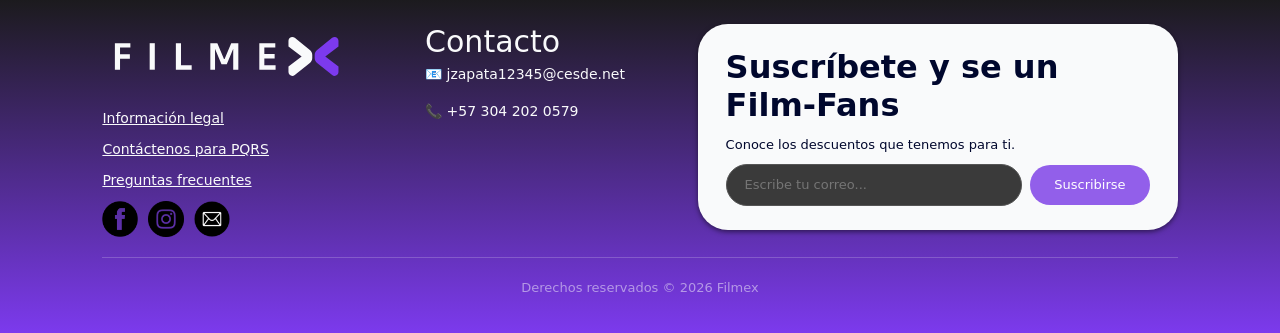
<file: logica.html>
<!DOCTYPE html>
<html lang="en">

<head>
    <meta charset="UTF-8">
    <meta name="viewport" content="width=device-width, initial-scale=1.0">
    <title>Filmex</title>
    <link href="https://cdn.jsdelivr.net/npm/bootstrap@5.3.3/dist/css/bootstrap.min.css" rel="stylesheet">
    <link rel="stylesheet" href="inicio.css">
    <link rel="stylesheet" href="logica.css">
    <link rel="icon" type="image/svg+xml" href="favicon/icon.svg">
</head>

<body>

    <!-- Header -->
    <header class="header">
        <div class="logo">
            <img src="assets/filmex_logo.svg" alt="logo">
        </div>

        <button class="menu-toggle" id="menuToggle">
            <span></span>
            <span></span>
            <span></span>
        </button>

        <nav class="nav-mobile" id="navMobile">
            <ul class="nav__links">
                <li><a href="inicio.html">Inicio</a></li>
                <li><a href="peliculas.html">Películas</a></li>
                <li><a href="contacto.html">Contacto</a></li>
                <li><a href="sobre_mi.html">Sobre mí</a></li>
            </ul>

            <ul class="nav__cesde">
                <li><a href="formulario.html">Formulario</a></li>
                <li><a href="base_datos.html">Base de Datos</a></li>
                <li><a href="logica.html" class="selected">Lógica</a></li>
            </ul>

            <div class="search">
                <input type="text" class="search__input" placeholder="Buscar...">
                <button class="search__btn">
                    <svg width="16" height="16" viewBox="0 0 24 24" fill="none" stroke="currentColor" stroke-width="2">
                        <circle cx="11" cy="11" r="8" />
                        <path d="m21 21-4.35-4.35" />
                    </svg>
                </button>
            </div>
        </nav>
    </header>

    <!-- Lógica -->
    <section class="logica">
        <h1 class="logica__titulo">Gestión de Estudiantes</h1>

        <div class="logica__code-block">
            <div class="logica__code-header">
                <div class="logica__dots">
                    <span class="dot dot--red"></span>
                    <span class="dot dot--yellow"></span>
                    <span class="dot dot--green"></span>
                </div>
                <span class="logica__filename">main.java</span>
            </div>
            <pre><code class="logica__code">
import java.util.Scanner;

public class main {
    public static void main(String[] args) {
        Scanner leer = new Scanner(System.in);
        double[] notas = new double[20];
        String[] nombre = new String[20];
        int n = 0, i = 0, opcion = 0;

        while (opcion != 7) {
            System.out.println("..... MENÚ PRINCIPAL .....");
            System.out.println("1. Registrar estudiantes");
            System.out.println("2. Mostrar estudiantes y notas");
            System.out.println("3. Mostrar promedio del curso");
            System.out.println("4. Mostrar mejor y peor estudiante");
            System.out.println("5. Mostrar cantidad de aprobados y reprobados");
            System.out.println("6. Ordenar estudiantes por nota");
            System.out.println("7. Mostrar programadores");
            System.out.println("8. Salir");
            System.out.println("");
            System.out.print("Escoger Opción: ");

            opcion = leer.nextInt(); // Se solicita la opción en cada vuelta

            switch (opcion) {

                case 1:
                    // PASO 2: Preguntamos el valor de 'n' antes de llenar para que el for funcione
                    System.out.print("¿Cuántos estudiantes deseas ingresar?: ");
                    n = leer.nextInt();
                    llenarvector(nombre, notas, n, leer);
                    break;

                case 2:
                    mostrarvector(nombre, notas, n);
                    break;

                case 3:
                    double resultado = promediovector(notas, n);
                    System.out.println("----- PROMEDIO CURSO -----");
                    System.out.println("El promedio es: " + resultado + "\n");
                    break;

                case 4:
                    System.out.println("----- MEJOR ESTUDIANTE -----");
                    System.out.println("Nombre: " + mejorvector(nombre, notas, n) + "\n");
                    System.out.println("----- PEOR ESTUDIANTE -----");
                    System.out.println("Nombre: " + peorvector(nombre, notas, n) + "\n");
                    break;

                case 5:
                    bien_malvector(notas, n);
                break;

                case 6:
                    ordenarvector(nombre, notas, n);
                    break;

                case 7:
                    mostrar_programadores();
                    break;

                case 8:
                    System.out.println("Programa finalizado");
                    System.out.println("--¡ Vuelva Pronto !--");
                    break;
                default:
                    System.out.println("!-- La opción es incorrecta --¡");
                    break;
            }

        }
    }

    // Método llenarvector
    public static void llenarvector(String[] nombre, double[] notas, int n, Scanner leer) {
        int i = 0;
        System.out.println("..... REGISTRAR ESTUDIANTE .....");
        for (i = 0; i < n; i++) {
            System.out.println("----------------------------------");
            System.out.println("Estudiante " + (i + 1));
            leer.nextLine();
            System.out.printf("Ingrese nombre del estudiante: ");
            nombre[i] = leer.nextLine();
            System.out.printf("Ingrese nota (Ccon la coma '',''): ");
            notas[i] = leer.nextDouble();
        }
        System.out.println("");
    } // Fin Llenar Vector

    // Mostrar Vector
    public static void mostrarvector(String[] nombre, double[] notas, int n) {
        int i = 0;
        System.out.println("..... MOSTRAR ESTUDIANTE .....");
        for (i = 0; i < n; i++) {
            System.out.println("----------------------------------");
            System.out.println("Estudiante " + (i + 1));
            System.out.print("Nombre: " + nombre[i] + " \n"); // Cambiado printf por print para evitar errores de formato básico
            System.out.println("Nota: " + notas[i] + " "); // Cambiado printf por print para evitar errores de formato básico
        }
        System.out.println("");
    } // Fin Mostrar Vector

    // Función Promedio vector
    public static double promediovector(double[] notas, double n) {
        double suma = 0, promedio = 0;
        int i = 0;
        for (i = 0; i < n; i++) {
            suma = suma + notas[i];
            promedio = suma / n;
        }
        return promedio;
    } // Fin Función - Promedio Vector

    // Función Mejor vector
    public static String mejorvector(String[] nombre, double[] notas, int n){
        String nombre_mayor="";
        double mayor = 0;

        for (int i = 0; i < n; i++) {
            if (notas[i] > mayor){
                mayor = notas[i];
                nombre_mayor = nombre[i];
            } 
        }
        return nombre_mayor;
    }// Fin Función - Mejor Vector

    // Función Peor vector
    public static String peorvector(String[] nombre, double[] notas, int n){
        String nombre_menor="";
        double menor = 50;
        for (int i = 0; i < n; i++) {
            if (notas[i] < menor){
                menor = notas[i];
                nombre_menor = nombre[i];
            } 
        }
        return nombre_menor;
    }// Fin Función - Peor Vector

    // Función Bien y Mal vector
    public static void bien_malvector(double[] notas, int n){

        int cant_bien = 0;
        int cant_mal = 0;

        for (int i = 0; i < n; i++) {

            if (notas[i] >= 3.0){
                cant_bien++;

            } else {
                cant_mal++;
            }
        }

        System.out.println("----- RESULTADOS -----");
        System.out.println("Estudiantes Aprobados: " + cant_bien);
        System.out.println("Estudiantes Reprobados: " + cant_mal);
    }// Fin Función - Bien y Mal vector

    // Función Orden vector
    public static void ordenarvector(String[] nombre, double[] notas, int n){
        double nota_vector = 0;
        String nombre_vector = "";

        for (int i = 0; i < n - 1; i++) {
            for (int j = 0; j < n - 1 - i; j++) {

                if (notas[j] < notas[j + 1]) {
                    nota_vector= notas[j];
                    notas[j] = notas[j + 1];
                    notas[j + 1] = nota_vector;

                    nombre_vector = nombre[j];
                    nombre[j] = nombre[j + 1];
                    nombre[j + 1] = nombre_vector;
                }
            }
        }
        System.out.println("¡Vector ordenado correctamente!");
    System.out.println("Usa la opción 2 del menú para ver el resultado.");
    }// Fin Función - Orden vector

    // Mostrar programador
    public static void mostrar_programadores(){
        System.out.println(".......... Programador 1: Harry Uran Molina ..........");
        System.out.println(".......... Programador 2: Johan Zapata Cifuentes ..........");
        System.out.println(".......... Asistente Desarrollador de Software ..........");
} // Fin Método - Mostrar Programador
}
        </code></pre>
        </div>
    </section>

    <!-- Footer -->
    <footer class="footer">
        <div class="footer__top">

            <div class="footer__left">
                <div class="footer__logo">
                    <img src="assets/filmex_logo.svg" alt="logo">
                </div>
                <a href="#">Información legal</a>
                <a href="#">Contáctenos para PQRS</a>
                <a href="#">Preguntas frecuentes</a>
                <div class="footer__redes">
                    <a href="https://www.facebook.com"><img src="img/facebook.png" alt="facebook"></a>
                    <a href="https://www.instagram.com"><img src="img/instagram.png" alt="instagram"></a>
                    <a href="mailto:jzapata12345@cesde.net"><img src="img/email.png" alt="email"></a>
                </div>
            </div>

            <div class="footer__contacto">
                <h2>Contacto</h2>
                <p>📧 jzapata12345@cesde.net</p>
                <p>📞 +57 304 202 0579</p>
            </div>

            <div class="footer__right">
                <h2>Suscríbete y se un Film-Fans</h2>
                <form action="">
                    <label for="lcorreo">Conoce los descuentos que tenemos para ti.</label>
                    <div class="footer__row">
                        <input type="email" name="correo" id="lcorreo" placeholder="Escribe tu correo...">
                        <button type="submit">Suscribirse</button>
                    </div>
                </form>
            </div>
        </div>

        <div class="footer__center">
            <p>Derechos reservados © 2026 Filmex</p>
        </div>
    </footer>

    <script src="https://cdn.jsdelivr.net/npm/bootstrap@5.3.3/dist/js/bootstrap.bundle.min.js"></script>
    <script>
        const toggle = document.getElementById('menuToggle');
        const nav = document.getElementById('navMobile');

        toggle.addEventListener('click', () => {
            toggle.classList.toggle('active');
            nav.classList.toggle('open');
        });
    </script>
</body>

</html>
</file>
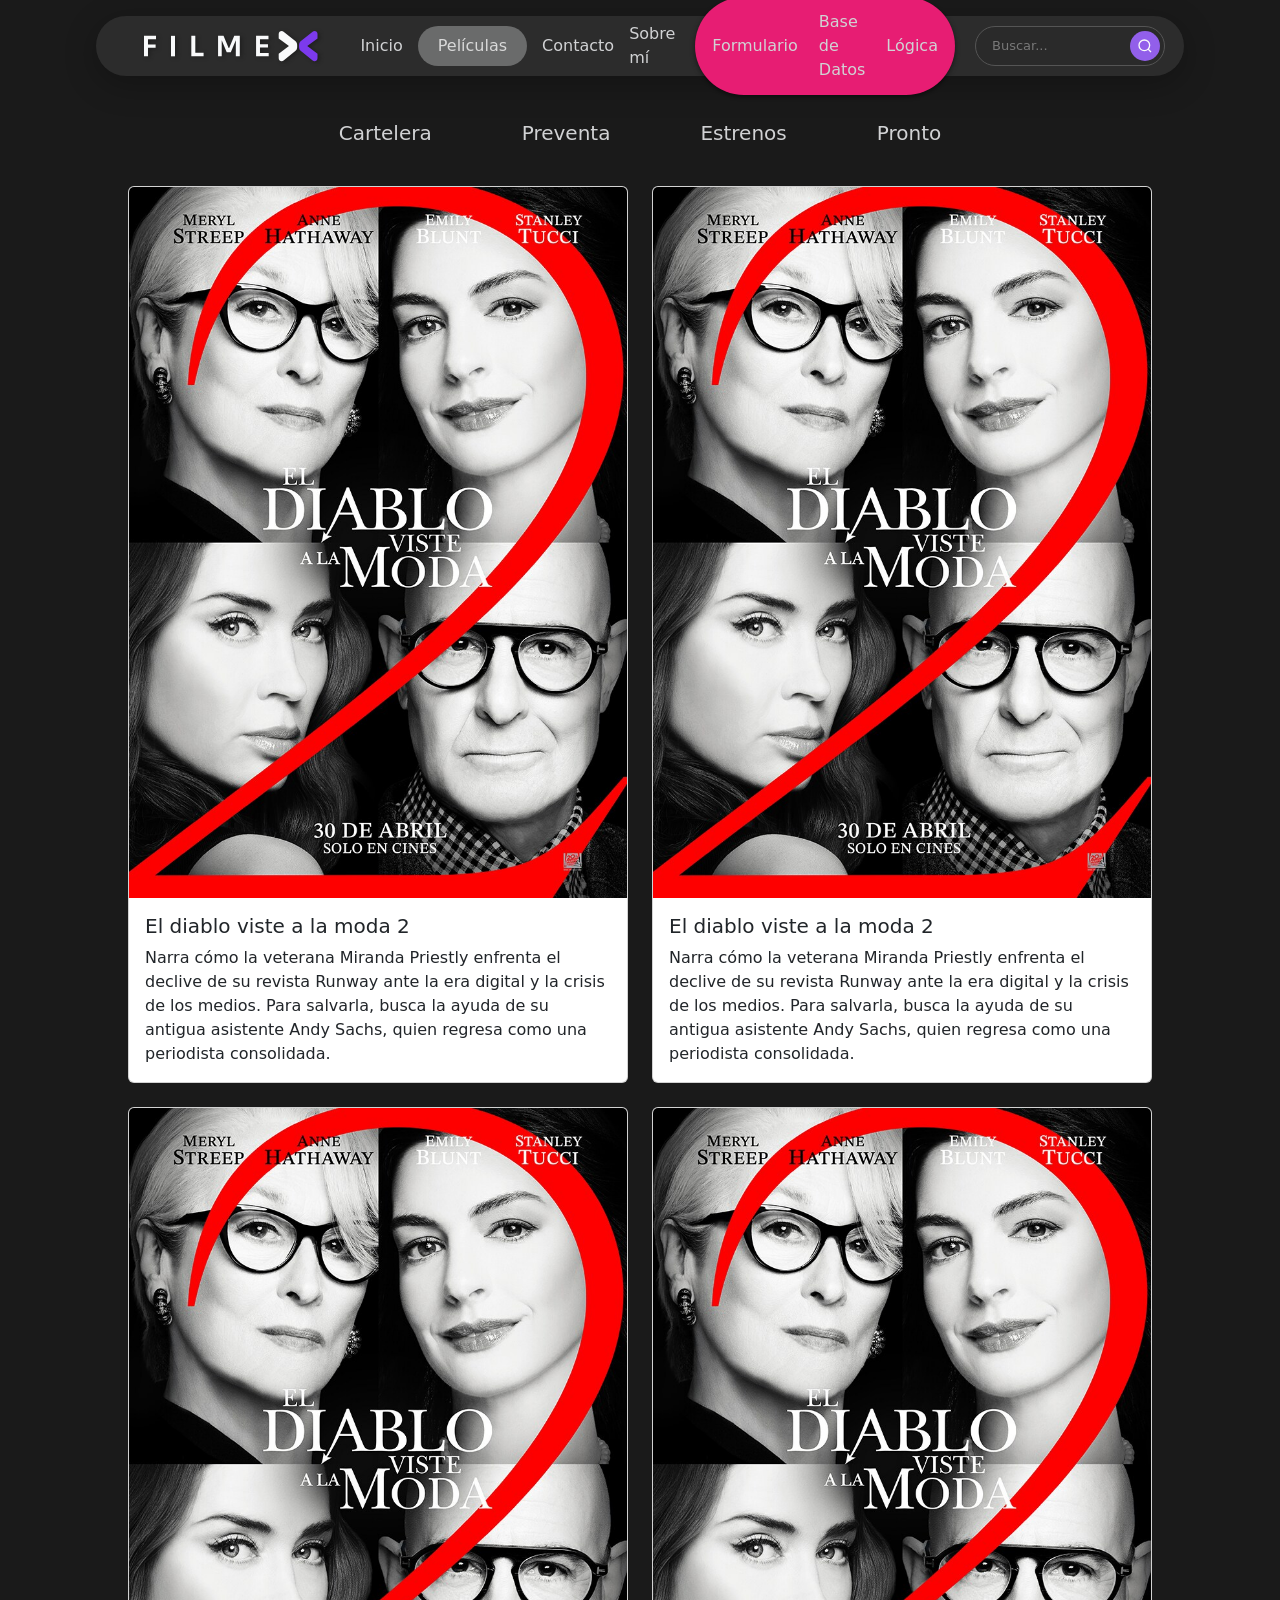
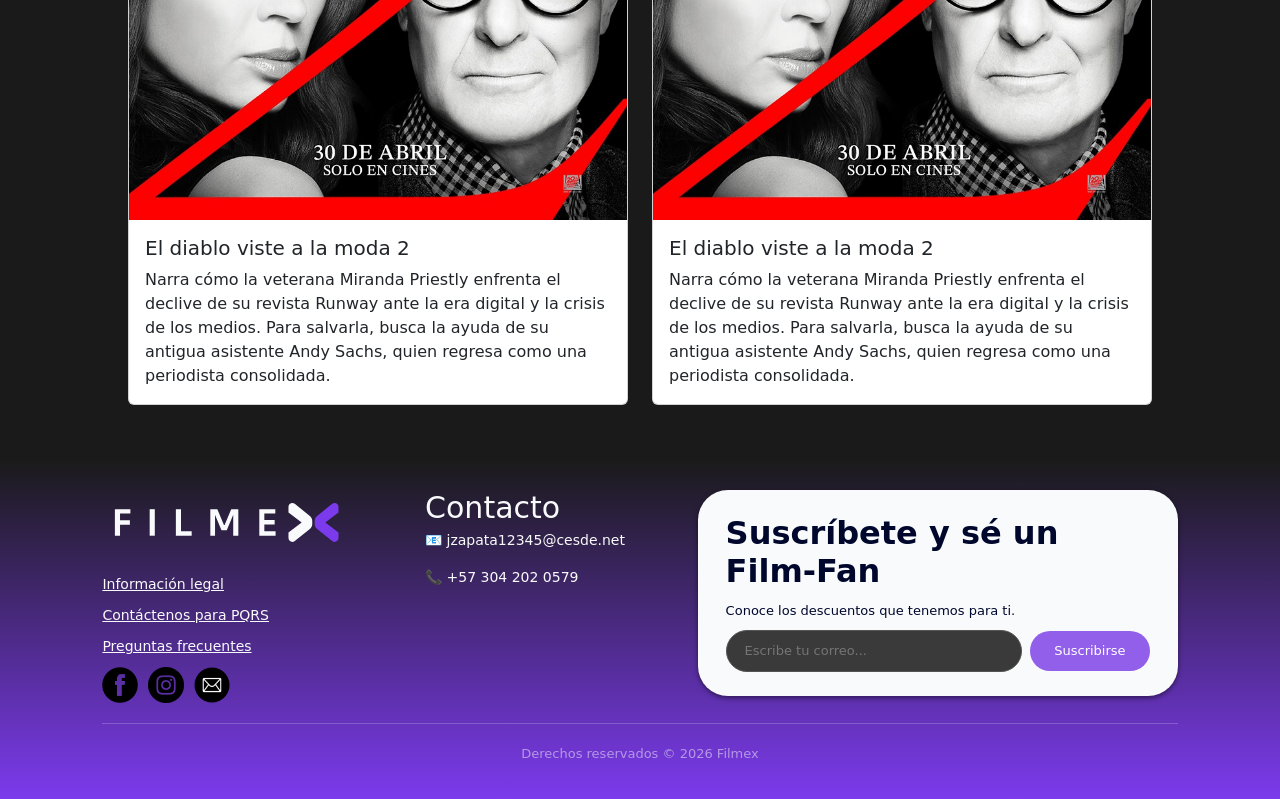
<file: peliculas.html>
<!DOCTYPE html>
<html lang="es">

<head>
    <meta charset="UTF-8">
    <meta name="viewport" content="width=device-width, initial-scale=1.0">
    <title>Filmex – Películas</title>
    <link href="https://cdn.jsdelivr.net/npm/bootstrap@5.3.3/dist/css/bootstrap.min.css" rel="stylesheet">
    <link rel="stylesheet" href="peliculas.css">
    <link rel="icon" type="image/svg+xml" href="favicon/icon.svg">
</head>

<body>

    <!-- Header -->
    <header class="header">
        <div class="logo">
            <img src="assets/filmex_logo.svg" alt="logo">
        </div>

        <button class="menu-toggle" id="menuToggle">
            <span></span>
            <span></span>
            <span></span>
        </button>

        <nav class="nav-mobile" id="navMobile">
            <ul class="nav__links">
                <li><a href="inicio.html">Inicio</a></li>
                <li><a href="peliculas.html" class="selected">Películas</a></li>
                <li><a href="contacto.html">Contacto</a></li>
                <li><a href="sobre_mi.html">Sobre mí</a></li>
            </ul>

            <ul class="nav__cesde">
                <li><a href="formulario.html">Formulario</a></li>
                <li><a href="base_datos.html">Base de Datos</a></li>
                <li><a href="logica.html">Lógica</a></li>
            </ul>

            <div class="search">
                <input type="text" class="search__input" placeholder="Buscar...">
                <button class="search__btn">
                    <svg width="16" height="16" viewBox="0 0 24 24" fill="none" stroke="currentColor" stroke-width="2">
                        <circle cx="11" cy="11" r="8" />
                        <path d="m21 21-4.35-4.35" />
                    </svg>
                </button>
            </div>
        </nav>
    </header>

    <!-- Categorias -->
    <div class="categoria">
        <a href="#">Cartelera</a>
        <a href="#">Preventa</a>
        <a href="#">Estrenos</a>
        <a href="#">Pronto</a>
    </div>

    <!-- Peliculas -->
    <div class="peliculas">
        <div class="row row-cols-1 row-cols-md-2 g-4">
            <div class="col">
                <div class="card">
                    <img src="img/el diablo.jpeg" class="card-img-top" alt="El diablo viste a la moda">
                    <div class="card-body">
                        <h5 class="card-title">El diablo viste a la moda 2</h5>
                        <p class="card-text">Narra cómo la veterana Miranda Priestly enfrenta el declive de su revista Runway ante la era digital y la crisis de los medios. Para salvarla, busca la ayuda de su antigua asistente Andy Sachs, quien regresa como una periodista consolidada.</p>
                    </div>
                </div>
            </div>
            <div class="col">
                <div class="card">
                    <img src="img/el diablo.jpeg" class="card-img-top" alt="El diablo viste a la moda">
                    <div class="card-body">
                        <h5 class="card-title">El diablo viste a la moda 2</h5>
                        <p class="card-text">Narra cómo la veterana Miranda Priestly enfrenta el declive de su revista Runway ante la era digital y la crisis de los medios. Para salvarla, busca la ayuda de su antigua asistente Andy Sachs, quien regresa como una periodista consolidada.</p>
                    </div>
                </div>
            </div>
            <div class="col">
                <div class="card">
                    <img src="img/el diablo.jpeg" class="card-img-top" alt="El diablo viste a la moda">
                    <div class="card-body">
                        <h5 class="card-title">El diablo viste a la moda 2</h5>
                        <p class="card-text">Narra cómo la veterana Miranda Priestly enfrenta el declive de su revista Runway ante la era digital y la crisis de los medios. Para salvarla, busca la ayuda de su antigua asistente Andy Sachs, quien regresa como una periodista consolidada.</p>
                    </div>
                </div>
            </div>
            <div class="col">
                <div class="card">
                    <img src="img/el diablo.jpeg" class="card-img-top" alt="El diablo viste a la moda">
                    <div class="card-body">
                        <h5 class="card-title">El diablo viste a la moda 2</h5>
                        <p class="card-text">Narra cómo la veterana Miranda Priestly enfrenta el declive de su revista Runway ante la era digital y la crisis de los medios. Para salvarla, busca la ayuda de su antigua asistente Andy Sachs, quien regresa como una periodista consolidada.</p>
                    </div>
                </div>
            </div>
        </div>
    </div>

    <!-- Footer -->
    <footer class="footer">
        <div class="footer__top">

            <div class="footer__left">
                <div class="footer__logo">
                    <img src="assets/filmex_logo.svg" alt="logo">
                </div>
                <a href="#">Información legal</a>
                <a href="#">Contáctenos para PQRS</a>
                <a href="#">Preguntas frecuentes</a>
                <div class="footer__redes">
                    <a href="https://www.facebook.com"><img src="img/facebook.png" alt="facebook"></a>
                    <a href="https://www.instagram.com"><img src="img/instagram.png" alt="instagram"></a>
                    <a href="mailto:jzapata12345@cesde.net"><img src="img/email.png" alt="email"></a>
                </div>
            </div>

            <div class="footer__contacto">
                <h2>Contacto</h2>
                <p>📧 jzapata12345@cesde.net</p>
                <p>📞 +57 304 202 0579</p>
            </div>

            <div class="footer__right">
                <h2>Suscríbete y sé un Film-Fan</h2>
                <form action="">
                    <label for="lcorreo">Conoce los descuentos que tenemos para ti.</label>
                    <div class="footer__row">
                        <input type="email" name="correo" id="lcorreo" placeholder="Escribe tu correo...">
                        <button type="submit">Suscribirse</button>
                    </div>
                </form>
            </div>
        </div>

        <div class="footer__center">
            <p>Derechos reservados © 2026 Filmex</p>
        </div>
    </footer>

    <script src="https://cdn.jsdelivr.net/npm/bootstrap@5.3.3/dist/js/bootstrap.bundle.min.js"></script>
    <script>
        const toggle = document.getElementById('menuToggle');
        const nav = document.getElementById('navMobile');
        toggle.addEventListener('click', () => {
            toggle.classList.toggle('active');
            nav.classList.toggle('open');
        });
    </script>
</body>

</html>
</file>
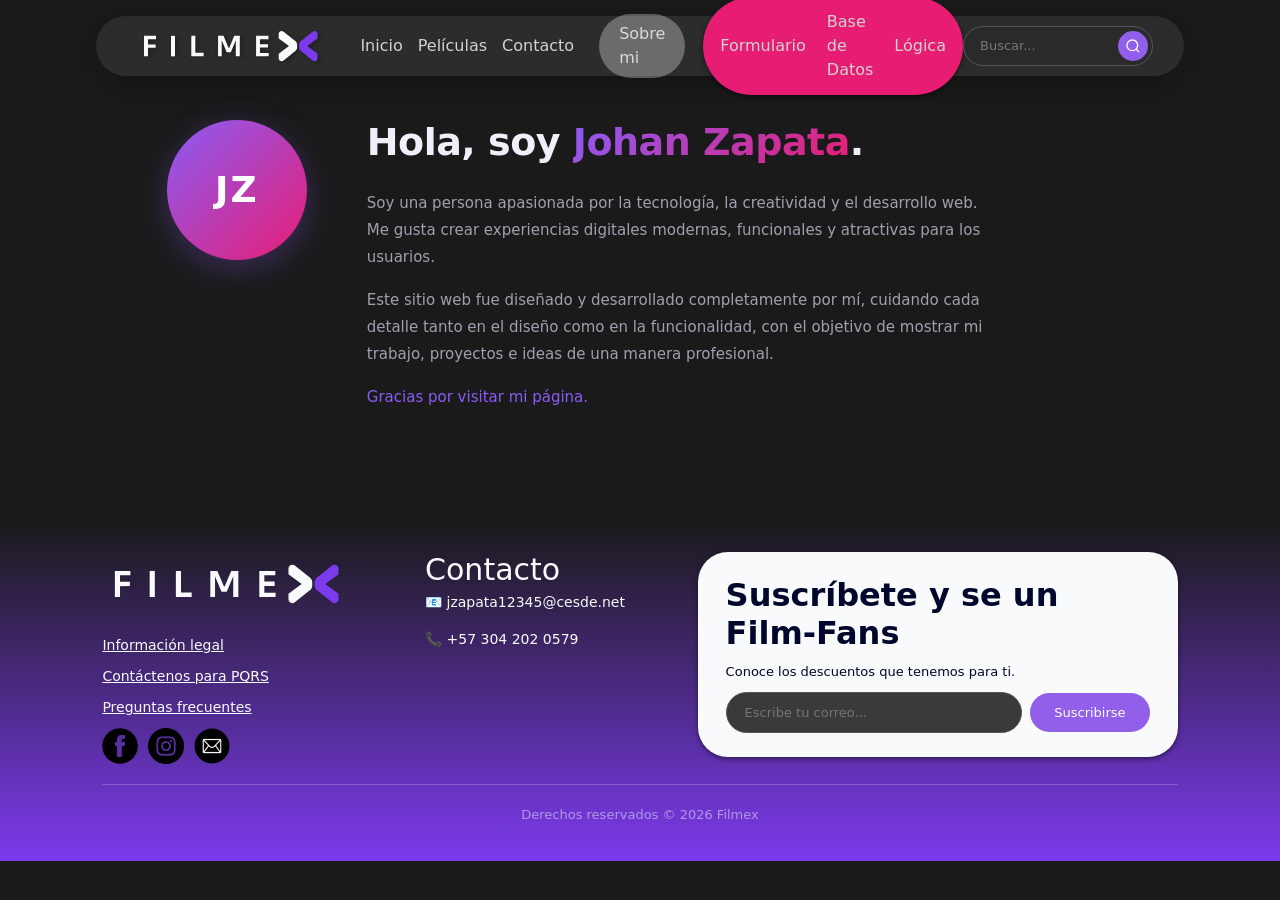
<file: sobre_mi.html>
<!DOCTYPE html>
<html lang="en">

<head>
    <meta charset="UTF-8">
    <meta name="viewport" content="width=device-width, initial-scale=1.0">
    <title>Filmex</title>
    <link href="https://cdn.jsdelivr.net/npm/bootstrap@5.3.3/dist/css/bootstrap.min.css" rel="stylesheet">
    <link rel="stylesheet" href="sobre_mi.css">
    <link rel="icon" type="image/svg+xml" href="favicon/icon.svg">
</head>

<body>

    <!-- Header -->
    <header class="header">
        <div class="logo">
            <img src="assets/filmex_logo.svg" alt="logo">
        </div>

        <nav class="d-flex align-items-center gap-2">
            <ul class="nav__links">
                <li><a href="inicio.html">Inicio</a></li>
                <li><a href="peliculas.html">Películas</a></li>
                <li><a href="contacto.html">Contacto</a></li>
                <li><a href="sobre_mi.html" class="selected">Sobre mi</a></li>
            </ul>

            <ul class="nav__cesde">
                <li><a href="formulario.html">Formulario</a></li>
                <li><a href="base_datos.html">Base de Datos</a></li>
                <li><a href="logica.html">Lógica</a></li>
            </ul>
        </nav>

        <div class="search">
            <input type="text" class="search__input" placeholder="Buscar...">
            <button class="search__btn">
                <svg width="16" height="16" viewBox="0 0 24 24" fill="none" stroke="currentColor" stroke-width="2">
                    <circle cx="11" cy="11" r="8" />
                    <path d="m21 21-4.35-4.35" />
                </svg>
            </button>
        </div>
    </header>

    <section class="sobre-mi">
        <div class="sobre-mi__inner">

            <div class="sobre-mi__foto">
                <div class="sobre-mi__avatar">JZ</div>
            </div>

            <div class="sobre-mi__contenido">
                <h1 class="sobre-mi__titulo">Hola, soy <span class="sobre-mi__nombre">Johan Zapata</span>.</h1>
                <p class="sobre-mi__texto">Soy una persona apasionada por la tecnología, la creatividad y el desarrollo
                    web. Me gusta crear experiencias digitales modernas, funcionales y atractivas para los usuarios.</p>
                <p class="sobre-mi__texto">Este sitio web fue diseñado y desarrollado completamente por mí, cuidando
                    cada detalle tanto en el diseño como en la funcionalidad, con el objetivo de mostrar mi trabajo,
                    proyectos e ideas de una manera profesional.</p>
                <p class="sobre-mi__texto sobre-mi__gracias">Gracias por visitar mi página.</p>
            </div>

        </div>
    </section>

    <!-- Footer -->
    <footer class="footer">
        <div class="footer__top">

            <div class="footer__left">
                <div class="footer__logo">
                    <img src="assets/filmex_logo.svg" alt="logo">
                </div>
                <a href="#">Información legal</a>
                <a href="#">Contáctenos para PQRS</a>
                <a href="#">Preguntas frecuentes</a>
                <div class="footer__redes">
                    <a href="https://www.facebook.com"><img src="img/facebook.png" alt="facebook"></a>
                    <a href="https://www.instagram.com"><img src="img/instagram.png" alt="instagram"></a>
                    <a href="mailto:jzapata12345@cesde.net"><img src="img/email.png" alt="email"></a>
                </div>
            </div>

            <div class="footer__contacto">
                <h2>Contacto</h2>
                <p>📧 jzapata12345@cesde.net</p>
                <p>📞 +57 304 202 0579</p>
            </div>

            <div class="footer__right">
                <h2>Suscríbete y se un Film-Fans</h2>
                <form action="">
                    <label for="lcorreo">Conoce los descuentos que tenemos para ti.</label>
                    <div class="footer__row">
                        <input type="email" name="correo" id="lcorreo" placeholder="Escribe tu correo...">
                        <button type="submit">Suscribirse</button>
                    </div>
                </form>
            </div>
        </div>

        <div class="footer__center">
            <p>Derechos reservados © 2026 Filmex</p>
        </div>
    </footer>

    <script src="https://cdn.jsdelivr.net/npm/bootstrap@5.3.3/dist/js/bootstrap.bundle.min.js"></script>
</body>

</html>
</file>
<file: style.css>
* {
    margin: 0;
    padding: 0;
    box-sizing: border-box;
}

@font-face {
    font-family: Inter;
    src: url(font/Inter/web/Inter-Light.woff2);
    font-weight: 300;
}

@font-face {
    font-family: Inter;
    src: url(font/Inter/web/Inter-Regular.woff2);
    font-weight: 400;
}

@font-face {
    font-family: Inter;
    src: url(font/Inter/web/Inter-Medium.woff2);
    font-weight: 500;
}

html {
    font-family: Inter;
}

body {
    background-color: #1A1A1A;
}

/** HEADER **/
.header {
    background-color: rgba(58, 58, 58,0.6);
    backdrop-filter: blur(12px);
    -webkit-backdrop-filter: blur(12px);
    display: flex;
    justify-content: space-between;
    align-items: center;
    height: 60px;
    padding: 0 3%;
    width: 85%;
    margin: 0;
    border-radius: 50px;
    box-shadow: 0 8px 32px rgba(0, 0, 0, 0.25);
    position: fixed;
    top: 16px;
    left: 50%;
    transform: translateX(-50%);
    z-index: 100;
}

/** LOGO **/
.logo img {
    transition: all 0.3s;
    filter: drop-shadow(2px 1px 2px rgba(0, 0, 0, 0.3));
}

.logo img:hover {
    transform: scale(1.2);
}

/** NAV **/
nav {
    display: flex;
    align-items: center;
    gap: 10px;
    font-weight: 300;
}

/** NAV NORMAL **/
.nav__links {
    list-style: none;
    display: flex;
    align-items: center;
    gap: 15px;
}

.nav__links > li:last-child {
    padding: 0 10px;
    display: flex;
    align-items: center;
}

.nav__links a {
    color: #D1D2D4;
    text-decoration: none;
    display: inline-block;
    transition: transform 0.2s, color 0.2s;
}

.nav__links a:hover {
    color: #F9FAFB;
    transform: scale(0.95);
}

.nav__links a.selected {
    color: #d9d9d9;
    padding: 9px 9px;
    background-color: rgba(249, 250, 251, 0.3);
    border: none;
    border-radius: 80px;
    transform: none;
}

.nav__links a.selected:hover {
    color: #F9FAFB;
}

/** NAV CESDE **/
.nav__cesde {
    list-style: none;
    background-color: #E71D73;
    box-shadow: 0 2px 5px rgba(0, 0, 0, 0.5);
    padding: 9px 9px;
    border-radius: 50px;
    display: flex;
    align-items: center;
    gap: 5px;
}

.nav__cesde li {
    display: inline-block;
    padding: 0;
}

.nav__cesde a {
    color: #D1D2D4;
    text-decoration: none;
    display: inline-block;
    padding: 4px 8px;
    transition: transform 0.2s, color 0.2s;
}

.nav__cesde a:hover {
    color: #F9FAFB;
    transform: scale(0.95);
}

.nav__cesde a.selected {
    color: #d9d9d9;
}

.nav__cesde a.selected:hover {
    color: #F9FAFB;
}


/** SEARCH **/
.search {
    display: flex;
    align-items: center;
    background-color: #2a2a2a;
    border: 1px solid #555;
    border-radius: 50px;
    padding: 4px 4px 4px 16px;
    gap: 8px;
}

.search__input {
    background: transparent;
    border: none;
    outline: none;
    color: #F9FAFB;
    font-weight: 300;
    font-size: 13px;
    width: 130px;
}

.search__input::placeholder {
    color: #787878;
}

.search__btn {
    background-color: #925fea;
    border: none;
    border-radius: 50px;
    width: 30px;
    height: 30px;
    display: flex;
    align-items: center;
    justify-content: center;
    cursor: pointer;
    color: #F9FAFB;
    transition: background-color 0.2s, transform 0.2s;
}

.search__btn:hover {
    background-color: #7C3AED;
    transform: scale(1.1);
}



/** FOOTER **/
.footer {
    background-image: linear-gradient(#1A1A1A, #7C3AED);
    padding: 30px 8% 20px;
    margin-top: 15px;
    display: flex;
    flex-direction: column;
    gap: 20px;
}

.footer__top {
    display: flex;
    justify-content: space-between;
    align-items: flex-start;
    gap: 40px;
}

.footer__left {
    display: flex;
    flex-direction: column;
    gap: 10px;
    color: #F9FAFB;
    font-size: 14px;
}

.footer__logo {
    display: flex;
    flex-direction: column;
    gap: 2px;
    margin-bottom: 8px;
}

.footer__logo img {
    width: 250px;
}

.footer__left a {
    font-weight: 300;
    color: #F9FAFB;
}

.footer__right {
    background-color: #F9FAFB;
    box-shadow: 0 2px 5px rgba(0, 0, 0, 0.5);
    border-radius: 30px;
    padding: 24px 28px;
    display: flex;
    flex-direction: column;
    gap: 16px;
    max-width: 480px;
    width: 100%;
}

.footer__right h2 {
    color: #00072d;
    font-weight: 700;
    margin-bottom: -6px;
}

.footer__right form {
    display: flex;
    flex-direction: column;
    gap: 10px;
}

.footer__row {
    display: flex;
    flex-direction: row;
    align-items: center;
    gap: 8px;
}

.footer__right label {
    color: #00072D;
    font-size: 13px;
    font-weight: 300;
}

.footer__right input[type="email"] {
    background-color: rgb(58, 58, 58);
    border: 1px solid #555;
    border-radius: 50px;
    padding: 10px 18px;
    color: #F9FAFB;
    font-size: 13px;
    outline: none;
    flex: 1;
}

.footer__right button[type="submit"] {
    background-color: #925FEA;
    border: none;
    border-radius: 50px;
    padding: 10px 24px;
    color: #fff;
    font-size: 13px;
    cursor: pointer;
    white-space: nowrap;
    transition: background-color 0.2s;
}

.footer__right button[type="submit"]:hover {
    background-color: #7C3AED;
}

.footer__center {
    color: rgba(249, 250, 251, 0.5);
    border-top: 1px solid rgba(249, 250, 251, 0.2);
    padding-top: 20px;
    font-size: 13px;
    font-weight: 300;
    text-align: center;
}

.carousel-item img {
    display: block;
    width: 100%;
    height: 650px; 
    object-fit: cover;
    object-position: center;
}

.header nav ul {
    margin-bottom: 0;
}
</file>
<file: base_datos.css>
* {
    margin: 0;
    padding: 0;
    box-sizing: border-box;
}

@font-face {
    font-family: Inter;
    src: url(font/Inter/web/Inter-Light.woff2);
    font-weight: 300;
}

@font-face {
    font-family: Inter;
    src: url(font/Inter/web/Inter-Regular.woff2);
    font-weight: 400;
}

@font-face {
    font-family: Inter;
    src: url(font/Inter/web/Inter-Medium.woff2);
    font-weight: 500;
}

html {
    font-family: Inter;
}

body {
    background-color: #1A1A1A;
}

/** HEADER **/
.header {
    background-color: rgba(58, 58, 58,0.6);
    backdrop-filter: blur(12px);
    -webkit-backdrop-filter: blur(12px);
    display: flex;
    justify-content: space-between;
    align-items: center;
    height: 60px;
    padding: 0 3%;
    width: 85%;
    margin: 0;
    border-radius: 50px;
    box-shadow: 0 8px 32px rgba(0, 0, 0, 0.25);
    position: fixed;
    top: 16px;
    left: 50%;
    transform: translateX(-50%);
    z-index: 100;
}

/** LOGO **/
.logo img {
    transition: all 0.3s;
    filter: drop-shadow(2px 1px 2px rgba(0, 0, 0, 0.3));
}

.logo img:hover {
    transform: scale(1.2);
}

/** NAV **/
nav {
    display: flex;
    align-items: center;
    gap: 10px;
    font-weight: 300;
}

/** NAV NORMAL **/
.nav__links {
    list-style: none;
    display: flex;
    align-items: center;
    gap: 15px;
}

.nav__links > li:last-child {
    padding: 0 10px;
    display: flex;
    align-items: center;
}

.nav__links a {
    color: #D1D2D4;
    text-decoration: none;
    display: inline-block;
    transition: transform 0.2s, color 0.2s;
}

.nav__links a:hover {
    color: #F9FAFB;
    transform: scale(0.95);
}

.nav__links a.selected {
    color: #d9d9d9;
    padding: 8px 20px;
    background-color: rgba(249, 250, 251, 0.3);
    border: none;
    border-radius: 80px;
    transform: none;
}

.nav__links a.selected:hover {
    color: #F9FAFB;
}

/** NAV CESDE **/
.nav__cesde {
    list-style: none;
    background-color: #E71D73;
    box-shadow: 0 2px 5px rgba(0, 0, 0, 0.5);
    padding: 9px 9px;
    border-radius: 50px;
    display: flex;
    align-items: center;
    gap: 5px;
}

.nav__cesde li {
    display: inline-block;
    padding: 0;
}

.nav__cesde a {
    color: #D1D2D4;
    text-decoration: none;
    display: inline-block;
    padding: 4px 8px;
    transition: transform 0.2s, color 0.2s;
}

.nav__cesde a:hover {
    color: #F9FAFB;
    transform: scale(0.95);
}

.nav__cesde a.selected {
    color: #d9d9d9;
}

.nav__cesde a.selected:hover {
    color: #F9FAFB;
}


/** SEARCH **/
.search {
    display: flex;
    align-items: center;
    background-color: #2a2a2a;
    border: 1px solid #555;
    border-radius: 50px;
    padding: 4px 4px 4px 16px;
    gap: 8px;
}

.search__input {
    background: transparent;
    border: none;
    outline: none;
    color: #F9FAFB;
    font-weight: 300;
    font-size: 13px;
    width: 130px;
}

.search__input::placeholder {
    color: #787878;
}

.search__btn {
    background-color: #925fea;
    border: none;
    border-radius: 50px;
    width: 30px;
    height: 30px;
    display: flex;
    align-items: center;
    justify-content: center;
    cursor: pointer;
    color: #F9FAFB;
    transition: background-color 0.2s, transform 0.2s;
}

.search__btn:hover {
    background-color: #7C3AED;
    transform: scale(1.1);
}

.mer {
    padding: 110px 6% 60px;
    max-width: 1100px;
    margin: 0 auto;
    width: 100%;
}

.page-label {
    display: inline-flex;
    align-items: center;
    gap: 8px;
    background: rgba(139, 92, 246, 0.12);
    border: 1px solid rgba(139, 92, 246, 0.25);
    border-radius: 50px;
    padding: 5px 14px;
    font-size: 12px;
    font-weight: 500;
    color: #8B5CF6;
    letter-spacing: 0.04em;
    margin-bottom: 24px;
}

.page-label::before {
    content: '';
    width: 6px;
    height: 6px;
    border-radius: 50%;
    background: #8B5CF6;
    display: block;
}

.page-title {
    font-size: 36px;
    font-weight: 700;
    color: #F0EEF8;
    margin-bottom: 8px;
    letter-spacing: -0.5px;
}

.page-subtitle {
    font-size: 15px;
    color: #888699;
    margin-bottom: 48px;
}

.content-grid {
    display: grid;
    grid-template-columns: 1fr 1fr;
    gap: 24px;
}

.card {
    background: rgba(255, 255, 255, 0.04);
    border: 1px solid rgba(255, 255, 255, 0.08);
    border-radius: 14px;
    padding: 28px;
    transition: border-color 0.25s;
}

.card:hover {
    border-color: rgba(255, 255, 255, 0.15);
}

.card-full {
    grid-column: 1 / -1;
}

.card-label {
    font-size: 11px;
    font-weight: 500;
    letter-spacing: 0.08em;
    color: #888699;
    text-transform: uppercase;
    margin-bottom: 16px;
    display: flex;
    align-items: center;
    gap: 8px;
}

.card-label::after {
    content: '';
    flex: 1;
    height: 1px;
    background: rgba(255, 255, 255, 0.08);
}

.mer-placeholder img {
    width: 100%;
    border-radius: 8px;
    display: block;
}

pre {
    background: rgba(0, 0, 0, 0.35);
    border: 1px solid rgba(255, 255, 255, 0.08);
    border-radius: 8px;
    padding: 20px;
    font-family: 'Courier New', monospace;
    font-size: 12.5px;
    line-height: 1.75;
    color: #A0A0A0;
    overflow-x: auto;
    white-space: pre;
}

/** FOOTER **/
.footer {
    background-image: linear-gradient(#1A1A1A, #7C3AED);
    padding: 30px 8% 20px;
    margin-top: 15px;
    display: flex;
    flex-direction: column;
    gap: 20px;
}

.footer__top {
    display: flex;
    justify-content: space-between;
    align-items: flex-start;
    gap: 40px;
}

.footer__left {
    display: flex;
    flex-direction: column;
    gap: 10px;
    color: #F9FAFB;
    font-size: 14px;
}

.footer__logo {
    display: flex;
    flex-direction: column;
    gap: 2px;
    margin-bottom: 8px;
}

.footer__logo img {
    width: 250px;
}

.footer__left a {
    font-weight: 300;
    color: #F9FAFB;
}

.footer__redes {
    display: flex;
    text-align: center;
    gap: 10px;
}

.footer__redes img {
    width: 36px;
    height: 36px;
}

.footer__contacto {
    gap: 3px;
    color: #F9FAFB;
}

.footer__contacto h2 {
    font-size: 30px;
    font-weight: 500;
    margin-bottom: 4px;
}

.footer__contacto p {
    font-size: 14px;
    font-weight: 400;
}

.footer__right {
    background-color: #F9FAFB;
    box-shadow: 0 2px 5px rgba(0, 0, 0, 0.5);
    border-radius: 30px;
    padding: 24px 28px;
    display: flex;
    flex-direction: column;
    gap: 16px;
    max-width: 480px;
    width: 100%;
}

.footer__right h2 {
    color: #00072d;
    font-weight: 700;
    margin-bottom: -6px;
}

.footer__right form {
    display: flex;
    flex-direction: column;
    gap: 10px;
}

.footer__row {
    display: flex;
    flex-direction: row;
    align-items: center;
    gap: 8px;
}

.footer__right label {
    color: #00072D;
    font-size: 13px;
    font-weight: 300;
}

.footer__right input[type="email"] {
    background-color: rgb(58, 58, 58);
    border: 1px solid #555;
    border-radius: 50px;
    padding: 10px 18px;
    color: #F9FAFB;
    font-size: 13px;
    outline: none;
    flex: 1;
}

.footer__right button[type="submit"] {
    background-color: #925FEA;
    border: none;
    border-radius: 50px;
    padding: 10px 24px;
    color: #fff;
    font-size: 13px;
    cursor: pointer;
    white-space: nowrap;
    transition: background-color 0.2s;
}

.footer__right button[type="submit"]:hover {
    background-color: #7C3AED;
}

.footer__center {
    color: rgba(249, 250, 251, 0.5);
    border-top: 1px solid rgba(249, 250, 251, 0.2);
    padding-top: 20px;
    font-size: 13px;
    font-weight: 300;
    text-align: center;
}

.header nav ul {
    margin-bottom: 0;
}
</file>
<file: contacto.css>
* {
    margin: 0;
    padding: 0;
    box-sizing: border-box;
}

@font-face {
    font-family: Inter;
    src: url(font/Inter/web/Inter-Light.woff2);
    font-weight: 300;
}

@font-face {
    font-family: Inter;
    src: url(font/Inter/web/Inter-Regular.woff2);
    font-weight: 400;
}

@font-face {
    font-family: Inter;
    src: url(font/Inter/web/Inter-Medium.woff2);
    font-weight: 500;
}

html {
    font-family: Inter;
}

body {
    background-color: #1A1A1A;
}

/** HEADER **/
.header {
    background-color: rgba(58, 58, 58,0.6);
    backdrop-filter: blur(12px);
    -webkit-backdrop-filter: blur(12px);
    display: flex;
    justify-content: space-between;
    align-items: center;
    height: 60px;
    padding: 0 3%;
    width: 85%;
    margin: 0;
    border-radius: 50px;
    box-shadow: 0 8px 32px rgba(0, 0, 0, 0.25);
    position: fixed;
    top: 16px;
    left: 50%;
    transform: translateX(-50%);
    z-index: 100;
}

/** LOGO **/
.logo img {
    transition: all 0.3s;
    filter: drop-shadow(2px 1px 2px rgba(0, 0, 0, 0.3));
}

.logo img:hover {
    transform: scale(1.2);
}

/** NAV **/
nav {
    display: flex;
    align-items: center;
    gap: 10px;
    font-weight: 300;
}

/** NAV NORMAL **/
.nav__links {
    list-style: none;
    display: flex;
    align-items: center;
    gap: 15px;
}

.nav__links > li:last-child {
    padding: 0 10px;
    display: flex;
    align-items: center;
}

.nav__links a {
    color: #D1D2D4;
    text-decoration: none;
    display: inline-block;
    transition: transform 0.2s, color 0.2s;
}

.nav__links a:hover {
    color: #F9FAFB;
    transform: scale(0.95);
}

.nav__links a.selected {
    color: #d9d9d9;
    padding: 8px 20px;
    background-color: rgba(249, 250, 251, 0.3);
    border: none;
    border-radius: 80px;
    transform: none;
}

.nav__links a.selected:hover {
    color: #F9FAFB;
}

/** NAV CESDE **/
.nav__cesde {
    list-style: none;
    background-color: #E71D73;
    box-shadow: 0 2px 5px rgba(0, 0, 0, 0.5);
    padding: 9px 9px;
    border-radius: 50px;
    display: flex;
    align-items: center;
    gap: 5px;
}

.nav__cesde li {
    display: inline-block;
    padding: 0;
}

.nav__cesde a {
    color: #D1D2D4;
    text-decoration: none;
    display: inline-block;
    padding: 4px 8px;
    transition: transform 0.2s, color 0.2s;
}

.nav__cesde a:hover {
    color: #F9FAFB;
    transform: scale(0.95);
}

.nav__cesde a.selected {
    color: #d9d9d9;
}

.nav__cesde a.selected:hover {
    color: #F9FAFB;
}


/** SEARCH **/
.search {
    display: flex;
    align-items: center;
    background-color: #2a2a2a;
    border: 1px solid #555;
    border-radius: 50px;
    padding: 4px 4px 4px 16px;
    gap: 8px;
}

.search__input {
    background: transparent;
    border: none;
    outline: none;
    color: #F9FAFB;
    font-weight: 300;
    font-size: 13px;
    width: 130px;
}

.search__input::placeholder {
    color: #787878;
}

.search__btn {
    background-color: #925fea;
    border: none;
    border-radius: 50px;
    width: 30px;
    height: 30px;
    display: flex;
    align-items: center;
    justify-content: center;
    cursor: pointer;
    color: #F9FAFB;
    transition: background-color 0.2s, transform 0.2s;
}

.search__btn:hover {
    background-color: #7C3AED;
    transform: scale(1.1);
}

.contacto {
    padding: 150px 6%;
    border-top: 1px solid rgba(255, 255, 255, 0.06);
}

.contacto__inner {
    max-width: 1100px;
    margin: 0 auto;
    display: grid;
    grid-template-columns: 1fr 1.6fr;
    gap: 60px;
    align-items: start;
}

.contacto__label {
    display: inline-flex;
    align-items: center;
    gap: 8px;
    background: rgba(139, 92, 246, 0.12);
    border: 1px solid rgba(139, 92, 246, 0.25);
    border-radius: 50px;
    padding: 5px 14px;
    font-size: 12px;
    font-weight: 500;
    color: #8B5CF6;
    letter-spacing: 0.04em;
    margin-bottom: 20px;
}

.contacto__label::before {
    content: '';
    width: 6px;
    height: 6px;
    border-radius: 50%;
    background: #8B5CF6;
    display: block;
}

.contacto__titulo {
    font-size: 34px;
    font-weight: 700;
    color: #F0EEF8;
    line-height: 1.2;
    margin-bottom: 16px;
    letter-spacing: -0.5px;
}

.contacto__desc {
    font-size: 14px;
    color: #888699;
    line-height: 1.7;
    margin-bottom: 36px;
}

.contacto__datos {
    display: flex;
    flex-direction: column;
    gap: 14px;
}

.contacto__dato {
    display: flex;
    align-items: center;
    gap: 12px;
}

.contacto__icono {
    width: 36px;
    height: 36px;
    border-radius: 8px;
    background: rgba(255, 255, 255, 0.04);
    border: 1px solid rgba(255, 255, 255, 0.08);
    display: flex;
    align-items: center;
    justify-content: center;
    font-size: 15px;
    flex-shrink: 0;
}

.contacto__dato span {
    font-size: 13.5px;
    color: #A0A0B0;
}

/* Formulario */
.contacto__form-wrap {
    background: #F9FAFB;
    border: 1px solid rgba(0, 0, 0, 0.08);
    border-radius: 16px;
    padding: 36px;
    display: flex;
    flex-direction: column;
    gap: 16px;
}

.contacto__fila {
    display: grid;
    grid-template-columns: 1fr 1fr;
    gap: 16px;
}

.contacto__grupo {
    display: flex;
    flex-direction: column;
    gap: 6px;
}

.contacto__grupo label {
    font-size: 12px;
    font-weight: 500;
    color: #555566;
    letter-spacing: 0.04em;
    text-transform: uppercase;
}

.contacto__grupo input,
.contacto__grupo textarea {
    background: #fff;
    border: 1px solid rgba(0, 0, 0, 0.12);
    border-radius: 10px;
    padding: 12px 16px;
    color: #111014;
    font-size: 13.5px;
    font-family: inherit;
    outline: none;
    transition: border-color 0.2s;
    resize: none;
}

.contacto__grupo input::placeholder,
.contacto__grupo textarea::placeholder {
    color: #ABABBA;
}

.contacto__grupo input:focus,
.contacto__grupo textarea:focus {
    border-color: #8B5CF6;
}

.contacto__btn {
    background: #8B5CF6;
    border: none;
    border-radius: 50px;
    padding: 14px 32px;
    color: #fff;
    font-size: 14px;
    font-weight: 500;
    font-family: inherit;
    cursor: pointer;
    align-self: flex-start;
    transition: background 0.2s, transform 0.15s;
    margin-top: 4px;
}

.contacto__btn:hover {
    background: #7C3AED;
    transform: scale(1.03);
}

/** FOOTER **/
.footer {
    background-image: linear-gradient(#1A1A1A, #7C3AED);
    padding: 30px 8% 20px;
    margin-top: 15px;
    display: flex;
    flex-direction: column;
    gap: 20px;
}

.footer__top {
    display: flex;
    justify-content: space-between;
    align-items: flex-start;
    gap: 40px;
}

.footer__left {
    display: flex;
    flex-direction: column;
    gap: 10px;
    color: #F9FAFB;
    font-size: 14px;
}

.footer__logo {
    display: flex;
    flex-direction: column;
    gap: 2px;
    margin-bottom: 8px;
}

.footer__logo img {
    width: 250px;
}

.footer__left a {
    font-weight: 300;
    color: #F9FAFB;
}

.footer__redes {
    display: flex;
    text-align: center;
    gap: 10px;
}

.footer__redes img {
    width: 36px;
    height: 36px;
}

.footer__contacto {
    gap: 3px;
    color: #F9FAFB;
}

.footer__contacto h2 {
    font-size: 30px;
    font-weight: 500;
    margin-bottom: 4px;
}

.footer__contacto p {
    font-size: 14px;
    font-weight: 400;
}

.footer__right {
    background-color: #F9FAFB;
    box-shadow: 0 2px 5px rgba(0, 0, 0, 0.5);
    border-radius: 30px;
    padding: 24px 28px;
    display: flex;
    flex-direction: column;
    gap: 16px;
    max-width: 480px;
    width: 100%;
}

.footer__right h2 {
    color: #00072d;
    font-weight: 700;
    margin-bottom: -6px;
}

.footer__right form {
    display: flex;
    flex-direction: column;
    gap: 10px;
}

.footer__row {
    display: flex;
    flex-direction: row;
    align-items: center;
    gap: 8px;
}

.footer__right label {
    color: #00072D;
    font-size: 13px;
    font-weight: 300;
}

.footer__right input[type="email"] {
    background-color: rgb(58, 58, 58);
    border: 1px solid #555;
    border-radius: 50px;
    padding: 10px 18px;
    color: #F9FAFB;
    font-size: 13px;
    outline: none;
    flex: 1;
}

.footer__right button[type="submit"] {
    background-color: #925FEA;
    border: none;
    border-radius: 50px;
    padding: 10px 24px;
    color: #fff;
    font-size: 13px;
    cursor: pointer;
    white-space: nowrap;
    transition: background-color 0.2s;
}

.footer__right button[type="submit"]:hover {
    background-color: #7C3AED;
}

.footer__center {
    color: rgba(249, 250, 251, 0.5);
    border-top: 1px solid rgba(249, 250, 251, 0.2);
    padding-top: 20px;
    font-size: 13px;
    font-weight: 300;
    text-align: center;
}

.header nav ul {
    margin-bottom: 0;
}

/* ── HAMBURGUESA ── */
.menu-toggle {
    display: none;
    flex-direction: column;
    justify-content: center;
    gap: 5px;
    background: none;
    border: none;
    cursor: pointer;
    padding: 6px;
    z-index: 101;
}

.menu-toggle span {
    display: block;
    width: 22px;
    height: 2px;
    background: #F9FAFB;
    border-radius: 2px;
    transition: all 0.3s;
}

/* Animación X al abrir */
.menu-toggle.active span:nth-child(1) {
    transform: translateY(7px) rotate(45deg);
}
.menu-toggle.active span:nth-child(2) {
    opacity: 0;
}
.menu-toggle.active span:nth-child(3) {
    transform: translateY(-7px) rotate(-45deg);
}

/* Nav móvil desplegable */
.nav-mobile {
    display: flex;
    align-items: center;
    gap: 10px;
}

@media (max-width: 768px) {
    .header {
        width: 95%;
        padding: 0 16px;
        flex-wrap: wrap;
        height: auto;
        min-height: 56px;
        padding-top: 8px;
        padding-bottom: 8px;
        border-radius: 20px;
    }

    .menu-toggle {
        display: flex;
    }

    .nav-mobile {
        display: none;
        flex-direction: column;
        align-items: flex-start;
        gap: 16px;
        width: 100%;
        padding: 12px 0 8px;
        border-top: 1px solid rgba(255, 255, 255, 0.08);
        margin-top: 4px;
    }

    .nav-mobile.open {
        display: flex;
    }

    .nav__links {
        flex-direction: column;
        align-items: flex-start;
        gap: 8px;
    }

    .nav__links > li:last-child {
        padding: 0;
    }

    .nav__cesde {
        flex-wrap: wrap;
        border-radius: 14px;
    }

    .search {
        width: 100%;
    }

    .search__input {
        width: 100%;
    }
}

/* ── RESPONSIVE ── */

/* Tablet (768px) */
@media (max-width: 1210px) {

    /* Header */


    .nav__cesde {
        display: none;
    }

    .search__input {
        width: 80px;
    }

    /* Carrusel */
    .carousel-item img {
        height: 350px;
    }

    /* Categorías */
    .categoria {
        gap: 10px;
        padding: 8px;
        flex-wrap: wrap;
    }

    .categoria a {
        font-size: 15px;
        padding: 6px 14px;
    }

    /* Películas */
    .peliculas {
        padding: 10px 5% 20px;
    }

    /* Footer */
    .footer__top {
        flex-direction: column;
        gap: 24px;
    }

    .footer__logo img {
        width: 180px;
    }

    .footer__right {
        max-width: 100%;
    }

    .footer__contacto h2 {
        font-size: 22px;
    }
}

/* Móvil (480px) */
@media (max-width: 480px) {

    /* Header */

    .nav__links {
        gap: 6px;
    }

    .nav__links a {
        font-size: 12px;
    }

    .nav__links a.selected {
        padding: 6px 12px;
    }

    .nav__cesde {
        display: none;
    }

    .search {
        padding: 3px 3px 3px 10px;
    }

    .search__input {
        width: 60px;
        font-size: 11px;
    }

    /* Carrusel */
    .carousel-item img {
        height: 220px;
    }

    #carruselFilmex::after {
        height: 60px;
    }

    /* Categorías */
    .categoria {
        gap: 6px;
        padding: 6px;
        flex-wrap: wrap;
        justify-content: center;
    }

    .categoria a {
        font-size: 13px;
        padding: 5px 12px;
    }

    /* Películas */
    .peliculas {
        padding: 8px 4% 16px;
    }

    /* Footer */
    .footer {
        padding: 24px 5% 16px;
    }

    .footer__top {
        flex-direction: column;
        gap: 20px;
    }

    .footer__logo img {
        width: 140px;
    }

    .footer__redes img {
        width: 28px;
        height: 28px;
    }

    .footer__right {
        max-width: 100%;
        padding: 16px 18px;
        border-radius: 20px;
    }

    .footer__row {
        flex-direction: column;
        align-items: stretch;
    }

    .footer__right button[type="submit"] {
        text-align: center;
    }

    .footer__contacto h2 {
        font-size: 18px;
    }
}

/* =========================
   RESPONSIVE TABLET
========================= */
@media (max-width: 992px) {


    nav {
        flex-direction: column;
        gap: 12px;
        width: 100%;
    }

    .nav__links,
    .nav__cesde {
        flex-wrap: wrap;
        justify-content: center;
    }

    .search {
        width: 100%;
        max-width: 350px;
    }

    .search__input {
        width: 100%;
    }

    /* CONTACTO */
    .contacto {
        padding-top: 280px;
    }

    .contacto__inner {
        grid-template-columns: 1fr;
        gap: 40px;
    }

    .contacto__titulo {
        font-size: 28px;
    }

    .contacto__fila {
        grid-template-columns: 1fr;
    }

    /* FOOTER */
    .footer__top {
        flex-direction: column;
        gap: 35px;
    }

    .footer__right {
        max-width: 100%;
    }
}

/* =========================
   RESPONSIVE MOBILE
========================= */
@media (max-width: 576px) {

    .logo img {
        width: 140px;
    }

    .nav__links,
    .nav__cesde {
        gap: 8px;
    }

    .nav__links a,
    .nav__cesde a {
        font-size: 13px;
    }

    .search {
        width: 100%;
    }

    .search__input {
        font-size: 12px;
    }

    /* CONTACTO */
    .contacto {
        padding: 320px 5% 80px;
    }

    .contacto__titulo {
        font-size: 24px;
    }

    .contacto__desc {
        font-size: 13px;
    }

    .contacto__form-wrap {
        padding: 22px;
    }

    .contacto__btn {
        width: 100%;
        text-align: center;
    }

    /* FOOTER */
    .footer {
        padding: 30px 5%;
    }

    .footer__logo img {
        width: 180px;
    }

    .footer__contacto h2 {
        font-size: 24px;
    }

    .footer__row {
        flex-direction: column;
        align-items: stretch;
    }

    .footer__right button[type="submit"] {
        width: 100%;
    }
}
</file>
<file: formulario.css>
* {
    margin: 0;
    padding: 0;
    box-sizing: border-box;
}

@font-face {
    font-family: Inter;
    src: url(font/Inter/web/Inter-Light.woff2);
    font-weight: 300;
}

@font-face {
    font-family: Inter;
    src: url(font/Inter/web/Inter-Regular.woff2);
    font-weight: 400;
}

@font-face {
    font-family: Inter;
    src: url(font/Inter/web/Inter-Medium.woff2);
    font-weight: 500;
}

html {
    font-family: Inter;
}

body {
    background-color: #1A1A1A;
}

/** ---------- HEADER ---------- **/
.header {
    background-color: rgba(58, 58, 58,0.6);
    backdrop-filter: blur(12px);
    -webkit-backdrop-filter: blur(12px);
    display: flex;
    justify-content: space-between;
    align-items: center;
    height: 60px;
    padding: 0 3%;
    width: 85%;
    margin: 0;
    border-radius: 50px;
    box-shadow: 0 8px 32px rgba(0, 0, 0, 0.25);
    position: fixed;
    top: 16px;
    left: 50%;
    transform: translateX(-50%);
    z-index: 100;
}

/** LOGO **/
.logo img {
    transition: all 0.3s;
    filter: drop-shadow(2px 1px 2px rgba(0, 0, 0, 0.3));
}

.logo img:hover {
    transform: scale(1.2);
}

/** ---------- NAV ---------- **/
nav {
    display: flex;
    align-items: center;
    gap: 10px;
    font-weight: 300;
}

/** NAV NORMAL **/
.nav__links {
    list-style: none;
    display: flex;
    align-items: center;
    gap: 15px;
}

.nav__links > li:last-child {
    padding: 0 10px;
    display: flex;
    align-items: center;
}

.nav__links a {
    color: #D1D2D4;
    text-decoration: none;
    display: inline-block;
    transition: transform 0.2s, color 0.2s;
}

.nav__links a:hover {
    color: #F9FAFB;
    transform: scale(0.95);
}

.nav__links a.selected {
    color: #d9d9d9;
    padding: 8px 20px;
    background-color: rgba(249, 250, 251, 0.3);
    border: none;
    border-radius: 80px;
    transform: none;
}

.nav__links a.selected:hover {
    color: #F9FAFB;
}

/** NAV CESDE **/
.nav__cesde {
    list-style: none;
    background-color: #E71D73;
    box-shadow: 0 2px 5px rgba(0, 0, 0, 0.5);
    padding: 9px 9px;
    border-radius: 50px;
    display: flex;
    align-items: center;
    gap: 5px;
}

.nav__cesde li {
    display: inline-block;
    padding: 0;
}

.nav__cesde a {
    color: #D1D2D4;
    text-decoration: none;
    display: inline-block;
    padding: 4px 8px;
    transition: transform 0.2s, color 0.2s;
}

.nav__cesde a:hover {
    color: #F9FAFB;
    transform: scale(0.95);
}

.nav__cesde a.selected {
    color: #d9d9d9;
}

.nav__cesde a.selected:hover {
    color: #F9FAFB;
}


/** SEARCH **/
.search {
    display: flex;
    align-items: center;
    background-color: #2a2a2a;
    border: 1px solid #555;
    border-radius: 50px;
    padding: 4px 4px 4px 16px;
    gap: 8px;
}

.search__input {
    background: transparent;
    border: none;
    outline: none;
    color: #F9FAFB;
    font-weight: 300;
    font-size: 13px;
    width: 130px;
}

.search__input::placeholder {
    color: #787878;
}

.search__btn {
    background-color: #925fea;
    border: none;
    border-radius: 50px;
    width: 30px;
    height: 30px;
    display: flex;
    align-items: center;
    justify-content: center;
    cursor: pointer;
    color: #F9FAFB;
    transition: background-color 0.2s, transform 0.2s;
}

.search__btn:hover {
    background-color: #7C3AED;
    transform: scale(1.1);
}

/** ---------- CRUD ---------- **/
.crud {
    max-width: 800px;
    margin: 100px auto 60px;
    padding: 0 20px;
}

.crud__titulo {
    color: #F9FAFB;
    font-size: 24px;
    font-weight: 500;
    margin-bottom: 24px;
}

.crud__form {
    background-color: rgba(58, 58, 58, 0.5);
    border: 1px solid #3a3a3a;
    border-radius: 16px;
    padding: 28px;
}

.crud__grid {
    display: grid;
    grid-template-columns: 1fr 1fr;
    gap: 16px;
    margin-bottom: 24px;
}

.crud__campo label {
    display: block;
    color: #D1D2D4;
    font-size: 13px;
    font-weight: 300;
    margin-bottom: 6px;
}

.crud__campo input,
.crud__campo select {
    width: 100%;
    background-color: #2a2a2a;
    border: 1px solid #3a3a3a;
    border-radius: 8px;
    padding: 10px 14px;
    color: #F9FAFB;
    font-size: 13px;
    font-family: Inter, sans-serif;
    outline: none;
}

.crud__campo input:focus,
.crud__campo select:focus {
    border-color: #925FEA;
}

.crud__campo input::placeholder {
    color: #555;
}

.crud__campo select option {
    background-color: #2a2a2a;
}

.crud__botones {
    display: flex;
    gap: 10px;
}

.crud__botones button {
    border: none;
    border-radius: 50px;
    padding: 10px 24px;
    font-size: 13px;
    font-family: Inter, sans-serif;
    cursor: pointer;
    transition: all 0.2s;
}

.crud__botones button:nth-child(1) {
    background-color: #925FEA;
    color: #fff;
}

.crud__botones button:nth-child(2) {
    background-color: transparent;
    border: 1px solid #555;
    color: #D1D2D4;
}

.crud__botones button:nth-child(3) {
    background-color: transparent;
    border: 1px solid #E7A11D;
    color: #E7A11D;
}

.crud__botones button:nth-child(4) {
    background-color: transparent;
    border: 1px solid #E71D73;
    color: #E71D73;
}

/** ---------- FOOTER ---------- **/
.footer {
    background-image: linear-gradient(#1A1A1A, #7C3AED);
    padding: 30px 8% 20px;
    margin-top: 15px;
    display: flex;
    flex-direction: column;
    gap: 20px;
}

.footer__top {
    display: flex;
    justify-content: space-between;
    align-items: flex-start;
    gap: 40px;
}

.footer__left {
    display: flex;
    flex-direction: column;
    gap: 10px;
    color: #F9FAFB;
    font-size: 14px;
}

.footer__logo {
    display: flex;
    flex-direction: column;
    gap: 2px;
    margin-bottom: 8px;
}

.footer__logo img {
    width: 250px;
}

.footer__left a {
    font-weight: 300;
    color: #F9FAFB;
}

.footer__redes {
    display: flex;
    text-align: center;
    gap: 10px;
}

.footer__redes img {
    width: 36px;
    height: 36px;
}

.footer__contacto {
    gap: 3px;
    color: #F9FAFB;
}

.footer__contacto h2 {
    font-size: 30px;
    font-weight: 500;
    margin-bottom: 4px;
}

.footer__contacto p {
    font-size: 14px;
    font-weight: 400;
}

.footer__right {
    background-color: #F9FAFB;
    box-shadow: 0 2px 5px rgba(0, 0, 0, 0.5);
    border-radius: 30px;
    padding: 24px 28px;
    display: flex;
    flex-direction: column;
    gap: 16px;
    max-width: 480px;
    width: 100%;
}

.footer__right h2 {
    color: #00072d;
    font-weight: 700;
    margin-bottom: -6px;
}

.footer__right form {
    display: flex;
    flex-direction: column;
    gap: 10px;
}

.footer__row {
    display: flex;
    flex-direction: row;
    align-items: center;
    gap: 8px;
}

.footer__right label {
    color: #00072D;
    font-size: 13px;
    font-weight: 300;
}

.footer__right input[type="email"] {
    background-color: rgb(58, 58, 58);
    border: 1px solid #555;
    border-radius: 50px;
    padding: 10px 18px;
    color: #F9FAFB;
    font-size: 13px;
    outline: none;
    flex: 1;
}

.footer__right button[type="submit"] {
    background-color: #925FEA;
    border: none;
    border-radius: 50px;
    padding: 10px 24px;
    color: #fff;
    font-size: 13px;
    cursor: pointer;
    white-space: nowrap;
    transition: background-color 0.2s;
}

.footer__right button[type="submit"]:hover {
    background-color: #7C3AED;
}

.footer__center {
    color: rgba(249, 250, 251, 0.5);
    border-top: 1px solid rgba(249, 250, 251, 0.2);
    padding-top: 20px;
    font-size: 13px;
    font-weight: 300;
    text-align: center;
}

.carousel-item img {
    display: block;
    width: 100%;
    height: 650px; 
    object-fit: cover;
    object-position: center;
}

.header nav ul {
    margin-bottom: 0;
}

#carruselFilmex {
    position: relative;
}

.header nav ul {
    margin-bottom: 0;
}
</file>
<file: inicio.css>
* {
    margin: 0;
    padding: 0;
    box-sizing: border-box;
}

@font-face {
    font-family: Inter;
    src: url(font/Inter/web/Inter-Light.woff2);
    font-weight: 300;
}

@font-face {
    font-family: Inter;
    src: url(font/Inter/web/Inter-Regular.woff2);
    font-weight: 400;
}

@font-face {
    font-family: Inter;
    src: url(font/Inter/web/Inter-Medium.woff2);
    font-weight: 500;
}

html {
    font-family: Inter;
}

body {
    background-color: #1A1A1A;
}

/** HEADER **/
.header {
    background-color: rgba(58, 58, 58,0.6);
    backdrop-filter: blur(12px);
    -webkit-backdrop-filter: blur(12px);
    display: flex;
    justify-content: space-between;
    align-items: center;
    height: 60px;
    padding: 0 3%;
    width: 85%;
    margin: 0;
    border-radius: 50px;
    box-shadow: 0 8px 32px rgba(0, 0, 0, 0.25);
    position: fixed;
    top: 16px;
    left: 50%;
    transform: translateX(-50%);
    z-index: 100;
}

/** LOGO **/
.logo img {
    transition: all 0.3s;
    filter: drop-shadow(2px 1px 2px rgba(0, 0, 0, 0.3));
}

.logo img:hover {
    transform: scale(1.2);
}

/** NAV **/
nav {
    display: flex;
    align-items: center;
    gap: 30px;
    font-weight: 300;
}

/** NAV NORMAL **/
.nav__links {
    list-style: none;
    display: flex;
    align-items: center;
    gap: 15px;
}

.nav__links > li:last-child {
    padding: 0 10px;
    display: flex;
    align-items: center;
}

.nav__links a {
    color: #D1D2D4;
    text-decoration: none;
    display: inline-block;
    transition: transform 0.2s, color 0.2s;
}

.nav__links a:hover {
    color: #F9FAFB;
    transform: scale(0.95);
}

.nav__links a.selected {
    color: #d9d9d9;
    padding: 8px 20px;
    background-color: rgba(249, 250, 251, 0.3);
    border: none;
    border-radius: 80px;
    transform: none;
}

.nav__links a.selected:hover {
    color: #F9FAFB;
}

/** NAV CESDE **/
.nav__cesde {
    list-style: none;
    background-color: #E71D73;
    box-shadow: 0 2px 5px rgba(0, 0, 0, 0.5);
    padding: 9px 9px;
    border-radius: 50px;
    display: flex;
    align-items: center;
    gap: 5px;
}

.nav__cesde li {
    display: inline-block;
    padding: 0;
}

.nav__cesde a {
    color: #D1D2D4;
    text-decoration: none;
    display: inline-block;
    padding: 4px 8px;
    transition: transform 0.2s, color 0.2s;
}

.nav__cesde a:hover {
    color: #F9FAFB;
    transform: scale(0.95);
}

.nav__cesde a.selected {
    color: #d9d9d9;
}

.nav__cesde a.selected:hover {
    color: #F9FAFB;
}


/** SEARCH **/
.search {
    display: flex;
    align-items: center;
    background-color: #2a2a2a;
    border: 1px solid #555;
    border-radius: 50px;
    padding: 4px 4px 4px 16px;
    gap: 8px;
}

.search__input {
    background: transparent;
    border: none;
    outline: none;
    color: #F9FAFB;
    font-weight: 300;
    font-size: 13px;
    width: 130px;
}

.search__input::placeholder {
    color: #787878;
}

.search__btn {
    background-color: #925fea;
    border: none;
    border-radius: 50px;
    width: 30px;
    height: 30px;
    display: flex;
    align-items: center;
    justify-content: center;
    cursor: pointer;
    color: #F9FAFB;
    transition: background-color 0.2s, transform 0.2s;
}

.search__btn:hover {
    background-color: #7C3AED;
    transform: scale(1.1);
}

/** CATERGORIA **/
.categoria {
    display: flex;
    text-align: center;
    justify-content: center;
    gap: 50px;
    padding: 10px;
}

.categoria a {
    color: #D1D2D4;
    text-decoration: none;
    font-size: 20px;
    font-weight: 500;
    padding: 8px 20px;
    border-radius: 50px;
    transition: all 0.3s;
}

.categoria a:hover {
    color: #F9FAFB;
    background-color: #7C3AED;
    transform: scale(1.05);
}

.peliculas {
    padding: 10px 10% 1px;
}


/** FOOTER **/
.footer {
    background-image: linear-gradient(#1A1A1A, #7C3AED);
    padding: 30px 8% 20px;
    margin-top: 15px;
    display: flex;
    flex-direction: column;
    gap: 20px;
}

.footer__top {
    display: flex;
    justify-content: space-between;
    align-items: flex-start;
    gap: 40px;
}

.footer__left {
    display: flex;
    flex-direction: column;
    gap: 10px;
    color: #F9FAFB;
    font-size: 14px;
}

.footer__logo {
    display: flex;
    flex-direction: column;
    gap: 2px;
    margin-bottom: 8px;
}

.footer__logo img {
    width: 250px;
}

.footer__left a {
    font-weight: 300;
    color: #F9FAFB;
}

.footer__redes {
    display: flex;
    text-align: center;
    gap: 10px;
}

.footer__redes img {
    width: 36px;
    height: 36px;
}

.footer__contacto {
    gap: 3px;
    color: #F9FAFB;
}

.footer__contacto h2 {
    font-size: 30px;
    font-weight: 500;
    margin-bottom: 4px;
}

.footer__contacto p {
    font-size: 14px;
    font-weight: 400;
}

.footer__right {
    background-color: #F9FAFB;
    box-shadow: 0 2px 5px rgba(0, 0, 0, 0.5);
    border-radius: 30px;
    padding: 24px 28px;
    display: flex;
    flex-direction: column;
    gap: 16px;
    max-width: 480px;
    width: 100%;
}

.footer__right h2 {
    color: #00072d;
    font-weight: 700;
    margin-bottom: -6px;
}

.footer__right form {
    display: flex;
    flex-direction: column;
    gap: 10px;
}

.footer__row {
    display: flex;
    flex-direction: row;
    align-items: center;
    gap: 8px;
}

.footer__right label {
    color: #00072D;
    font-size: 13px;
    font-weight: 300;
}

.footer__right input[type="email"] {
    background-color: rgb(58, 58, 58);
    border: 1px solid #555;
    border-radius: 50px;
    padding: 10px 18px;
    color: #F9FAFB;
    font-size: 13px;
    outline: none;
    flex: 1;
}

.footer__right button[type="submit"] {
    background-color: #925FEA;
    border: none;
    border-radius: 50px;
    padding: 10px 24px;
    color: #fff;
    font-size: 13px;
    cursor: pointer;
    white-space: nowrap;
    transition: background-color 0.2s;
}

.footer__right button[type="submit"]:hover {
    background-color: #7C3AED;
}

.footer__center {
    color: rgba(249, 250, 251, 0.5);
    border-top: 1px solid rgba(249, 250, 251, 0.2);
    padding-top: 20px;
    font-size: 13px;
    font-weight: 300;
    text-align: center;
}

.carousel-item img {
    display: block;
    width: 100%;
    height: 650px; 
    object-fit: cover;
    object-position: center;
}

.header nav ul {
    margin-bottom: 0;
}

#carruselFilmex {
    position: relative;
}

#carruselFilmex::after {
    content: '';
    position: absolute;
    bottom: 0;
    left: 0;
    width: 100%;
    height: 120px;           /* qué tan alto sube el desvanecido */
    background: linear-gradient(to bottom, transparent, #1A1A1A);
    pointer-events: none;    /* para que no bloquee los controles del carrusel */
    z-index: 2;
}

/* ── HAMBURGUESA ── */
.menu-toggle {
    display: none;
    flex-direction: column;
    justify-content: center;
    gap: 5px;
    background: none;
    border: none;
    cursor: pointer;
    padding: 6px;
    z-index: 101;
}

.menu-toggle span {
    display: block;
    width: 22px;
    height: 2px;
    background: #F9FAFB;
    border-radius: 2px;
    transition: all 0.3s;
}

/* Animación X al abrir */
.menu-toggle.active span:nth-child(1) {
    transform: translateY(7px) rotate(45deg);
}
.menu-toggle.active span:nth-child(2) {
    opacity: 0;
}
.menu-toggle.active span:nth-child(3) {
    transform: translateY(-7px) rotate(-45deg);
}

/* Nav móvil desplegable */
.nav-mobile {
    display: flex;
    align-items: center;
    gap: 10px;
}

@media (max-width: 768px) {
    .header {
        width: 95%;
        padding: 0 16px;
        flex-wrap: wrap;
        height: auto;
        min-height: 56px;
        padding-top: 8px;
        padding-bottom: 8px;
        border-radius: 20px;
    }

    .menu-toggle {
        display: flex;
    }

    .nav-mobile {
        display: none;
        flex-direction: column;
        align-items: flex-start;
        gap: 16px;
        width: 100%;
        padding: 12px 0 8px;
        border-top: 1px solid rgba(255, 255, 255, 0.08);
        margin-top: 4px;
    }

    .nav-mobile.open {
        display: flex;
    }

    .nav__links {
        flex-direction: column;
        align-items: flex-start;
        gap: 8px;
    }

    .nav__links > li:last-child {
        padding: 0;
    }

    .nav__cesde {
        flex-wrap: wrap;
        border-radius: 14px;
    }

    .search {
        width: 100%;
    }

    .search__input {
        width: 100%;
    }
}

/* ── RESPONSIVE ── */

/* Tablet (768px) */
@media (max-width: 768px) {

    /* Header */
    .header {
        width: 95%;
        padding: 0 16px;
        gap: 8px;
    }

    .nav__cesde {
        display: none;
    }

    .search__input {
        width: 80px;
    }

    /* Carrusel */
    .carousel-item img {
        height: 350px;
    }

    /* Categorías */
    .categoria {
        gap: 10px;
        padding: 8px;
        flex-wrap: wrap;
    }

    .categoria a {
        font-size: 15px;
        padding: 6px 14px;
    }

    /* Películas */
    .peliculas {
        padding: 10px 5% 20px;
    }

    /* Footer */
    .footer__top {
        flex-direction: column;
        gap: 24px;
    }

    .footer__logo img {
        width: 180px;
    }

    .footer__right {
        max-width: 100%;
    }

    .footer__contacto h2 {
        font-size: 22px;
    }
}

/* Móvil (480px) */
@media (max-width: 480px) {

    /* Header */
    .header {
        width: 95%;
        padding: 0 12px;
        height: 52px;
    }

    .nav__links {
        gap: 6px;
    }

    .nav__links a {
        font-size: 12px;
    }

    .nav__links a.selected {
        padding: 6px 12px;
    }

    .nav__cesde {
        display: none;
    }

    .search {
        padding: 3px 3px 3px 10px;
    }

    .search__input {
        width: 60px;
        font-size: 11px;
    }

    /* Carrusel */
    .carousel-item img {
        height: 220px;
    }

    #carruselFilmex::after {
        height: 60px;
    }

    /* Categorías */
    .categoria {
        gap: 6px;
        padding: 6px;
        flex-wrap: wrap;
        justify-content: center;
    }

    .categoria a {
        font-size: 13px;
        padding: 5px 12px;
    }

    /* Películas */
    .peliculas {
        padding: 8px 4% 16px;
    }

    /* Footer */
    .footer {
        padding: 24px 5% 16px;
    }

    .footer__top {
        flex-direction: column;
        gap: 20px;
    }

    .footer__logo img {
        width: 140px;
    }

    .footer__redes img {
        width: 28px;
        height: 28px;
    }

    .footer__right {
        max-width: 100%;
        padding: 16px 18px;
        border-radius: 20px;
    }

    .footer__row {
        flex-direction: column;
        align-items: stretch;
    }

    .footer__right button[type="submit"] {
        text-align: center;
    }

    .footer__contacto h2 {
        font-size: 18px;
    }
}
</file>
<file: logica.css>
.logica {
    max-width: 900px;
    margin: 0 auto;
    padding: 150px 2rem;
}

.logica__titulo {
    font-family: 'Bebas Neue', sans-serif;
    color: #F9FAFB;
    font-size: 2.5rem;
    letter-spacing: 2px;
    margin-bottom: 0.5rem;
}

.logica__desc {
    color: #9CA3AF;
    font-size: 0.95rem;
    margin-bottom: 2rem;
}

.logica__code-block {
    background: #0D1220;
    border: 1px solid #1E2A40;
    border-radius: 10px;
    overflow: hidden;
}

.logica__code-header {
    background: #111827;
    padding: 0.75rem 1.25rem;
    display: flex;
    align-items: center;
    gap: 10px;
    border-bottom: 1px solid #1E2A40;
}

.logica__dots {
    display: flex;
    gap: 6px;
}

.dot {
    width: 12px;
    height: 12px;
    border-radius: 50%;
}

.dot--red    { background: #EF4444; }
.dot--yellow { background: #F59E0B; }
.dot--green  { background: #10B981; }

.logica__filename {
    font-family: monospace;
    font-size: 0.8rem;
    color: #6B7280;
}

.logica__code-block pre {
    margin: 0;
    padding: 1.5rem;
    overflow-x: auto;
}

.logica__code {
    font-family: 'Fira Code', 'Courier New', monospace;
    font-size: 0.82rem;
    line-height: 1.7;
    color: #E2E8F0;
    white-space: pre;
}
</file>
<file: peliculas.css>
* {
    margin: 0;
    padding: 0;
    box-sizing: border-box;
}

@font-face {
    font-family: Inter;
    src: url(font/Inter/web/Inter-Light.woff2);
    font-weight: 300;
}

@font-face {
    font-family: Inter;
    src: url(font/Inter/web/Inter-Regular.woff2);
    font-weight: 400;
}

@font-face {
    font-family: Inter;
    src: url(font/Inter/web/Inter-Medium.woff2);
    font-weight: 500;
}

html {
    font-family: Inter;
}

body {
    background-color: #1A1A1A;
    padding-top: 90px;
}

/** HEADER **/
.header {
    background-color: rgba(58, 58, 58, 0.6);
    backdrop-filter: blur(12px);
    -webkit-backdrop-filter: blur(12px);
    display: flex;
    justify-content: space-between;
    align-items: center;
    height: 60px;
    padding: 0 3%;
    width: 85%;
    margin: 0;
    border-radius: 50px;
    box-shadow: 0 8px 32px rgba(0, 0, 0, 0.25);
    position: fixed;
    top: 16px;
    left: 50%;
    transform: translateX(-50%);
    z-index: 100;
}

/** LOGO **/
.logo img {
    transition: all 0.3s;
    filter: drop-shadow(2px 1px 2px rgba(0, 0, 0, 0.3));
}

.logo img:hover {
    transform: scale(1.2);
}

/** NAV **/
.nav-mobile {
    display: flex;
    align-items: center;
    gap: 20px;
}

/** NAV NORMAL **/
.nav__links {
    list-style: none;
    display: flex;
    align-items: center;
    gap: 15px;
    margin-bottom: 0;
}

.nav__links a {
    color: #D1D2D4;
    text-decoration: none;
    display: inline-block;
    transition: transform 0.2s, color 0.2s;
}

.nav__links a:hover {
    color: #F9FAFB;
    transform: scale(0.95);
}

.nav__links a.selected {
    color: #d9d9d9;
    padding: 8px 20px;
    background-color: rgba(249, 250, 251, 0.3);
    border: none;
    border-radius: 80px;
}

.nav__links a.selected:hover {
    color: #F9FAFB;
}

/** NAV CESDE **/
.nav__cesde {
    list-style: none;
    background-color: #E71D73;
    box-shadow: 0 2px 5px rgba(0, 0, 0, 0.5);
    padding: 9px;
    border-radius: 50px;
    display: flex;
    align-items: center;
    gap: 5px;
    margin-bottom: 0;
}

.nav__cesde a {
    color: #D1D2D4;
    text-decoration: none;
    display: inline-block;
    padding: 4px 8px;
    transition: transform 0.2s, color 0.2s;
}

.nav__cesde a:hover {
    color: #F9FAFB;
    transform: scale(0.95);
}

/** SEARCH **/
.search {
    display: flex;
    align-items: center;
    background-color: #2a2a2a;
    border: 1px solid #555;
    border-radius: 50px;
    padding: 4px 4px 4px 16px;
    gap: 8px;
}

.search__input {
    background: transparent;
    border: none;
    outline: none;
    color: #F9FAFB;
    font-weight: 300;
    font-size: 13px;
    width: 130px;
}

.search__input::placeholder {
    color: #787878;
}

.search__btn {
    background-color: #925fea;
    border: none;
    border-radius: 50px;
    width: 30px;
    height: 30px;
    display: flex;
    align-items: center;
    justify-content: center;
    cursor: pointer;
    color: #F9FAFB;
    transition: background-color 0.2s, transform 0.2s;
}

.search__btn:hover {
    background-color: #7C3AED;
    transform: scale(1.1);
}

/** HAMBURGUESA **/
.menu-toggle {
    display: none;
    flex-direction: column;
    justify-content: center;
    gap: 5px;
    background: none;
    border: none;
    cursor: pointer;
    padding: 6px;
    z-index: 101;
}

.menu-toggle span {
    display: block;
    width: 22px;
    height: 2px;
    background: #F9FAFB;
    border-radius: 2px;
    transition: all 0.3s;
}

.menu-toggle.active span:nth-child(1) {
    transform: translateY(7px) rotate(45deg);
}
.menu-toggle.active span:nth-child(2) {
    opacity: 0;
}
.menu-toggle.active span:nth-child(3) {
    transform: translateY(-7px) rotate(-45deg);
}

/** CATEGORIAS **/
.categoria {
    display: flex;
    text-align: center;
    justify-content: center;
    gap: 50px;
    padding: 20px 0 10px;
}

.categoria a {
    color: #D1D2D4;
    text-decoration: none;
    font-size: 20px;
    font-weight: 500;
    padding: 8px 20px;
    border-radius: 50px;
    transition: all 0.3s;
}

.categoria a:hover {
    color: #F9FAFB;
    background-color: #7C3AED;
    transform: scale(1.05);
}

/** PELICULAS **/
.peliculas {
    padding: 20px 10% 40px;
}

/** FOOTER **/
.footer {
    background-image: linear-gradient(#1A1A1A, #7C3AED);
    padding: 30px 8% 20px;
    margin-top: 15px;
    display: flex;
    flex-direction: column;
    gap: 20px;
}

.footer__top {
    display: flex;
    justify-content: space-between;
    align-items: flex-start;
    gap: 40px;
}

.footer__left {
    display: flex;
    flex-direction: column;
    gap: 10px;
    color: #F9FAFB;
    font-size: 14px;
}

.footer__logo {
    display: flex;
    flex-direction: column;
    gap: 2px;
    margin-bottom: 8px;
}

.footer__logo img {
    width: 250px;
}

.footer__left a {
    font-weight: 300;
    color: #F9FAFB;
}

.footer__redes {
    display: flex;
    gap: 10px;
}

.footer__redes img {
    width: 36px;
    height: 36px;
}

.footer__contacto {
    color: #F9FAFB;
}

.footer__contacto h2 {
    font-size: 30px;
    font-weight: 500;
    margin-bottom: 4px;
}

.footer__contacto p {
    font-size: 14px;
}

.footer__right {
    background-color: #F9FAFB;
    box-shadow: 0 2px 5px rgba(0, 0, 0, 0.5);
    border-radius: 30px;
    padding: 24px 28px;
    display: flex;
    flex-direction: column;
    gap: 16px;
    max-width: 480px;
    width: 100%;
}

.footer__right h2 {
    color: #00072d;
    font-weight: 700;
    margin-bottom: -6px;
}

.footer__right form {
    display: flex;
    flex-direction: column;
    gap: 10px;
}

.footer__row {
    display: flex;
    align-items: center;
    gap: 8px;
}

.footer__right label {
    color: #00072D;
    font-size: 13px;
    font-weight: 300;
}

.footer__right input[type="email"] {
    background-color: rgb(58, 58, 58);
    border: 1px solid #555;
    border-radius: 50px;
    padding: 10px 18px;
    color: #F9FAFB;
    font-size: 13px;
    outline: none;
    flex: 1;
}

.footer__right button[type="submit"] {
    background-color: #925FEA;
    border: none;
    border-radius: 50px;
    padding: 10px 24px;
    color: #fff;
    font-size: 13px;
    cursor: pointer;
    white-space: nowrap;
    transition: background-color 0.2s;
}

.footer__right button[type="submit"]:hover {
    background-color: #7C3AED;
}

.footer__center {
    color: rgba(249, 250, 251, 0.5);
    border-top: 1px solid rgba(249, 250, 251, 0.2);
    padding-top: 20px;
    font-size: 13px;
    font-weight: 300;
    text-align: center;
}

/* ── RESPONSIVE ── */
@media (max-width: 1210px) {

    .header {
        width: 95%;
        padding: 8px 16px;
        flex-wrap: wrap;
        height: auto;
        min-height: 56px;
        border-radius: 20px;
    }

    .menu-toggle {
        display: flex;
    }

    .nav-mobile {
        display: none;
        flex-direction: column;
        align-items: flex-start;
        gap: 16px;
        width: 100%;
        padding: 12px 0 8px;
        border-top: 1px solid rgba(255, 255, 255, 0.08);
        margin-top: 4px;
    }

    .nav-mobile.open {
        display: flex;
    }

    .nav__links {
        flex-direction: column;
        align-items: flex-start;
        gap: 8px;
    }

    .nav__cesde {
        flex-wrap: wrap;
        border-radius: 14px;
    }

    .search {
        width: 100%;
    }

    .search__input {
        width: 100%;
    }

    .categoria {
        gap: 10px;
        flex-wrap: wrap;
        padding: 16px 5% 10px;
    }

    .categoria a {
        font-size: 15px;
        padding: 6px 14px;
    }

    .peliculas {
        padding: 10px 5% 20px;
    }

    .footer__top {
        flex-direction: column;
        gap: 24px;
    }

    .footer__logo img {
        width: 180px;
    }

    .footer__right {
        max-width: 100%;
    }

    .footer__contacto h2 {
        font-size: 22px;
    }
}

@media (max-width: 480px) {

    body {
        padding-top: 75px;
    }

    .categoria {
        gap: 6px;
        padding: 12px 4% 8px;
    }

    .categoria a {
        font-size: 13px;
        padding: 5px 12px;
    }

    .peliculas {
        padding: 8px 4% 16px;
    }

    .footer {
        padding: 24px 5% 16px;
    }

    .footer__top {
        flex-direction: column;
        gap: 20px;
    }

    .footer__logo img {
        width: 140px;
    }

    .footer__redes img {
        width: 28px;
        height: 28px;
    }

    .footer__right {
        padding: 16px 18px;
        border-radius: 20px;
    }

    .footer__row {
        flex-direction: column;
        align-items: stretch;
    }

    .footer__right button[type="submit"] {
        text-align: center;
    }

    .footer__contacto h2 {
        font-size: 18px;
    }
}
</file>
<file: sobre_mi.css>
* {
    margin: 0;
    padding: 0;
    box-sizing: border-box;
}

@font-face {
    font-family: Inter;
    src: url(font/Inter/web/Inter-Light.woff2);
    font-weight: 300;
}

@font-face {
    font-family: Inter;
    src: url(font/Inter/web/Inter-Regular.woff2);
    font-weight: 400;
}

@font-face {
    font-family: Inter;
    src: url(font/Inter/web/Inter-Medium.woff2);
    font-weight: 500;
}

html {
    font-family: Inter;
}

body {
    background-color: #1A1A1A;
}

/** HEADER **/
.header {
    background-color: rgba(58, 58, 58,0.6);
    backdrop-filter: blur(12px);
    -webkit-backdrop-filter: blur(12px);
    display: flex;
    justify-content: space-between;
    align-items: center;
    height: 60px;
    padding: 0 3%;
    width: 85%;
    margin: 0;
    border-radius: 50px;
    box-shadow: 0 8px 32px rgba(0, 0, 0, 0.25);
    position: fixed;
    top: 16px;
    left: 50%;
    transform: translateX(-50%);
    z-index: 100;
}

/** LOGO **/
.logo img {
    transition: all 0.3s;
    filter: drop-shadow(2px 1px 2px rgba(0, 0, 0, 0.3));
}

.logo img:hover {
    transform: scale(1.2);
}

/** NAV **/
nav {
    display: flex;
    align-items: center;
    gap: 10px;
    font-weight: 300;
}

/** NAV NORMAL **/
.nav__links {
    list-style: none;
    display: flex;
    align-items: center;
    gap: 15px;
}

.nav__links > li:last-child {
    padding: 0 10px;
    display: flex;
    align-items: center;
}

.nav__links a {
    color: #D1D2D4;
    text-decoration: none;
    display: inline-block;
    transition: transform 0.2s, color 0.2s;
}

.nav__links a:hover {
    color: #F9FAFB;
    transform: scale(0.95);
}

.nav__links a.selected {
    color: #d9d9d9;
    padding: 8px 20px;
    background-color: rgba(249, 250, 251, 0.3);
    border: none;
    border-radius: 80px;
    transform: none;
}

.nav__links a.selected:hover {
    color: #F9FAFB;
}

/** NAV CESDE **/
.nav__cesde {
    list-style: none;
    background-color: #E71D73;
    box-shadow: 0 2px 5px rgba(0, 0, 0, 0.5);
    padding: 9px 9px;
    border-radius: 50px;
    display: flex;
    align-items: center;
    gap: 5px;
}

.nav__cesde li {
    display: inline-block;
    padding: 0;
}

.nav__cesde a {
    color: #D1D2D4;
    text-decoration: none;
    display: inline-block;
    padding: 4px 8px;
    transition: transform 0.2s, color 0.2s;
}

.nav__cesde a:hover {
    color: #F9FAFB;
    transform: scale(0.95);
}

.nav__cesde a.selected {
    color: #d9d9d9;
}

.nav__cesde a.selected:hover {
    color: #F9FAFB;
}


/** SEARCH **/
.search {
    display: flex;
    align-items: center;
    background-color: #2a2a2a;
    border: 1px solid #555;
    border-radius: 50px;
    padding: 4px 4px 4px 16px;
    gap: 8px;
}

.search__input {
    background: transparent;
    border: none;
    outline: none;
    color: #F9FAFB;
    font-weight: 300;
    font-size: 13px;
    width: 130px;
}

.search__input::placeholder {
    color: #787878;
}

.search__btn {
    background-color: #925fea;
    border: none;
    border-radius: 50px;
    width: 30px;
    height: 30px;
    display: flex;
    align-items: center;
    justify-content: center;
    cursor: pointer;
    color: #F9FAFB;
    transition: background-color 0.2s, transform 0.2s;
}

.search__btn:hover {
    background-color: #7C3AED;
    transform: scale(1.1);
}

.sobre-mi {
    padding: 120px 6% 80px;
    max-width: 1100px;
    margin: 0 auto;
    width: 100%;
}

.sobre-mi__inner {
    display: grid;
    grid-template-columns: auto 1fr;
    gap: 60px;
    align-items: start;
}

.sobre-mi__foto {
    display: flex;
    flex-direction: column;
    align-items: center;
    gap: 16px;
}

.sobre-mi__avatar {
    width: 140px;
    height: 140px;
    border-radius: 50%;
    background: linear-gradient(135deg, #8B5CF6, #E71D73);
    display: flex;
    align-items: center;
    justify-content: center;
    font-size: 36px;
    font-weight: 700;
    color: #fff;
    letter-spacing: 2px;
    flex-shrink: 0;
    box-shadow: 0 8px 32px rgba(139, 92, 246, 0.3);
}

.sobre-mi__label {
    display: inline-flex;
    align-items: center;
    gap: 8px;
    background: rgba(139, 92, 246, 0.12);
    border: 1px solid rgba(139, 92, 246, 0.25);
    border-radius: 50px;
    padding: 5px 14px;
    font-size: 12px;
    font-weight: 500;
    color: #8B5CF6;
    letter-spacing: 0.04em;
    margin-bottom: 20px;
}

.sobre-mi__label::before {
    content: '';
    width: 6px;
    height: 6px;
    border-radius: 50%;
    background: #8B5CF6;
    display: block;
}

.sobre-mi__titulo {
    font-size: 38px;
    font-weight: 700;
    color: #F0EEF8;
    margin-bottom: 24px;
    letter-spacing: -0.5px;
    line-height: 1.2;
}

.sobre-mi__nombre {
    background: linear-gradient(135deg, #8B5CF6, #E71D73);
    -webkit-background-clip: text;
    -webkit-text-fill-color: transparent;
    background-clip: text;
}

.sobre-mi__texto {
    font-size: 15px;
    color: #A0A0B0;
    line-height: 1.8;
    margin-bottom: 16px;
    max-width: 620px;
}

.sobre-mi__gracias {
    color: #8B5CF6;
    font-weight: 500;
    margin-top: 8px;
}


/** FOOTER **/
.footer {
    background-image: linear-gradient(#1A1A1A, #7C3AED);
    padding: 30px 8% 20px;
    margin-top: 15px;
    display: flex;
    flex-direction: column;
    gap: 20px;
}

.footer__top {
    display: flex;
    justify-content: space-between;
    align-items: flex-start;
    gap: 40px;
}

.footer__left {
    display: flex;
    flex-direction: column;
    gap: 10px;
    color: #F9FAFB;
    font-size: 14px;
}

.footer__logo {
    display: flex;
    flex-direction: column;
    gap: 2px;
    margin-bottom: 8px;
}

.footer__logo img {
    width: 250px;
}

.footer__left a {
    font-weight: 300;
    color: #F9FAFB;
}

.footer__redes {
    display: flex;
    text-align: center;
    gap: 10px;
}

.footer__redes img {
    width: 36px;
    height: 36px;
}

.footer__contacto {
    gap: 3px;
    color: #F9FAFB;
}

.footer__contacto h2 {
    font-size: 30px;
    font-weight: 500;
    margin-bottom: 4px;
}

.footer__contacto p {
    font-size: 14px;
    font-weight: 400;
}

.footer__right {
    background-color: #F9FAFB;
    box-shadow: 0 2px 5px rgba(0, 0, 0, 0.5);
    border-radius: 30px;
    padding: 24px 28px;
    display: flex;
    flex-direction: column;
    gap: 16px;
    max-width: 480px;
    width: 100%;
}

.footer__right h2 {
    color: #00072d;
    font-weight: 700;
    margin-bottom: -6px;
}

.footer__right form {
    display: flex;
    flex-direction: column;
    gap: 10px;
}

.footer__row {
    display: flex;
    flex-direction: row;
    align-items: center;
    gap: 8px;
}

.footer__right label {
    color: #00072D;
    font-size: 13px;
    font-weight: 300;
}

.footer__right input[type="email"] {
    background-color: rgb(58, 58, 58);
    border: 1px solid #555;
    border-radius: 50px;
    padding: 10px 18px;
    color: #F9FAFB;
    font-size: 13px;
    outline: none;
    flex: 1;
}

.footer__right button[type="submit"] {
    background-color: #925FEA;
    border: none;
    border-radius: 50px;
    padding: 10px 24px;
    color: #fff;
    font-size: 13px;
    cursor: pointer;
    white-space: nowrap;
    transition: background-color 0.2s;
}

.footer__right button[type="submit"]:hover {
    background-color: #7C3AED;
}

.footer__center {
    color: rgba(249, 250, 251, 0.5);
    border-top: 1px solid rgba(249, 250, 251, 0.2);
    padding-top: 20px;
    font-size: 13px;
    font-weight: 300;
    text-align: center;
}

.header nav ul {
    margin-bottom: 0;
}
</file>
